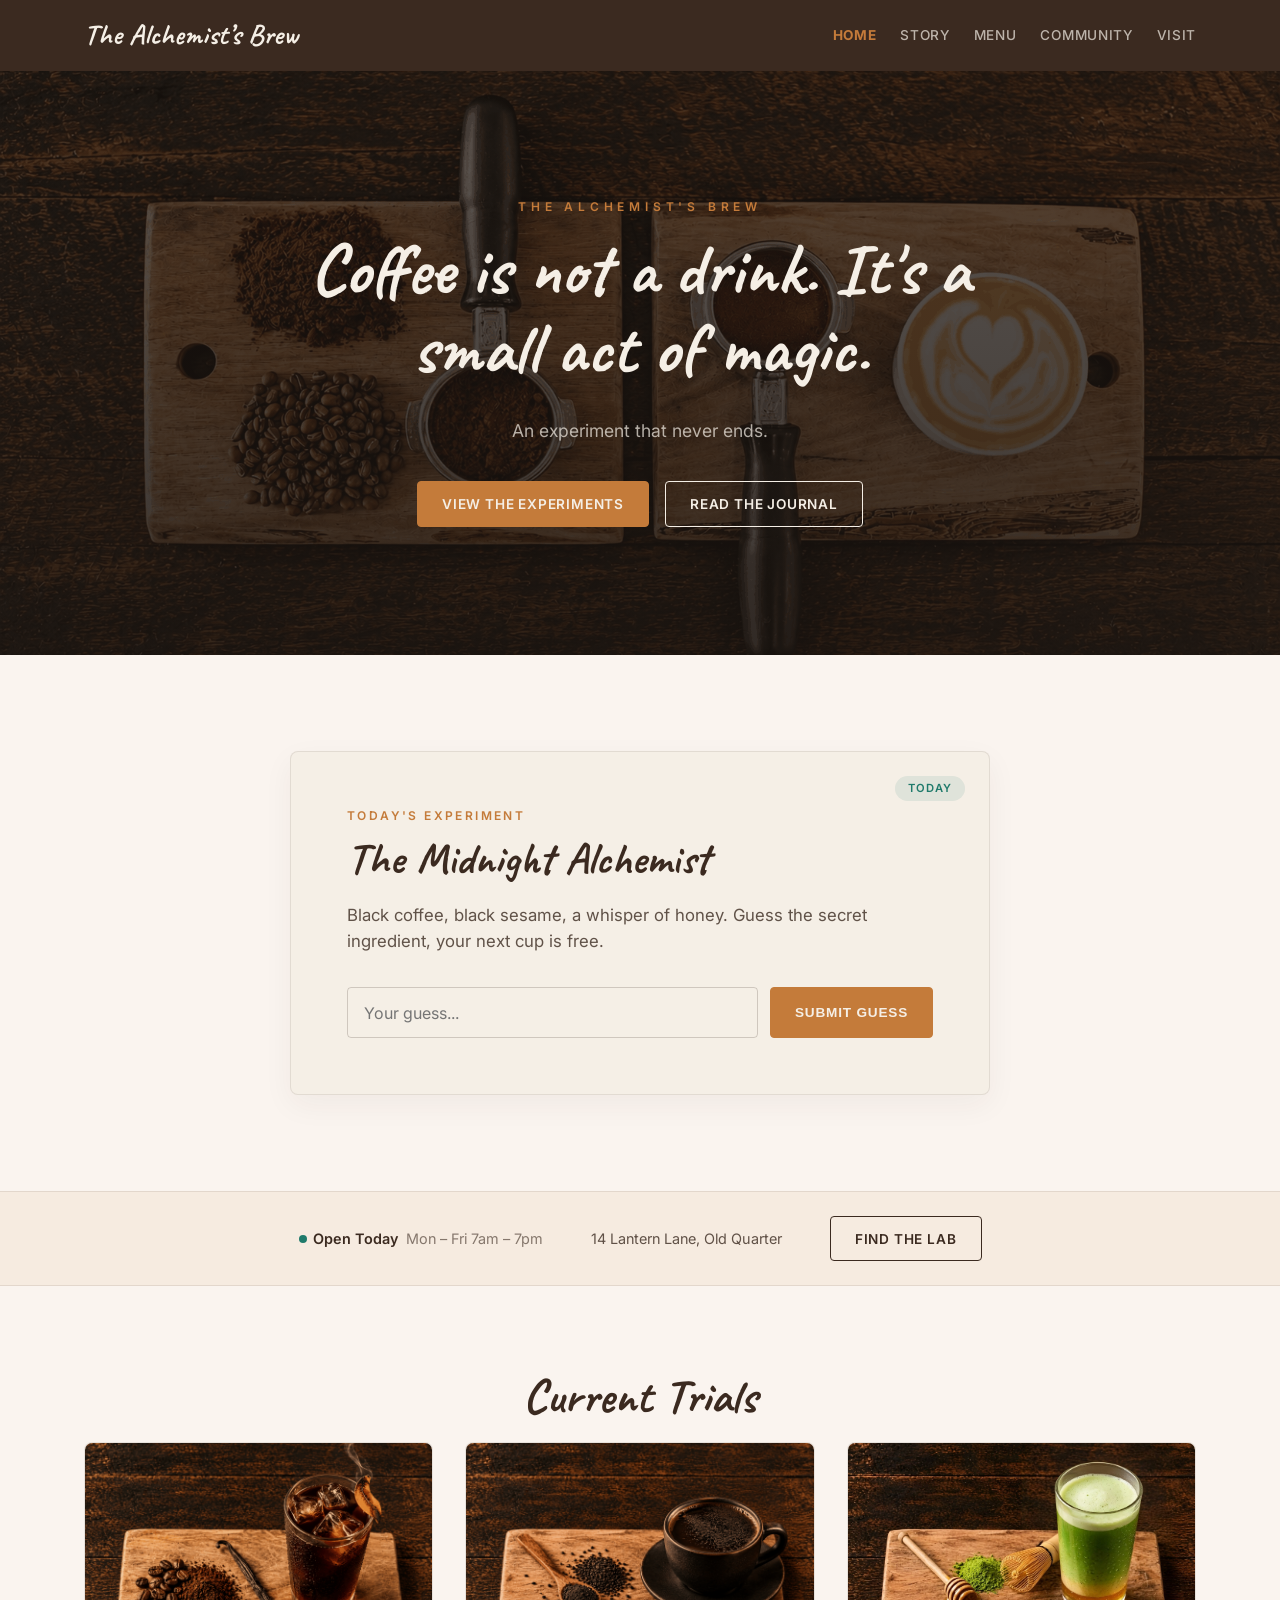
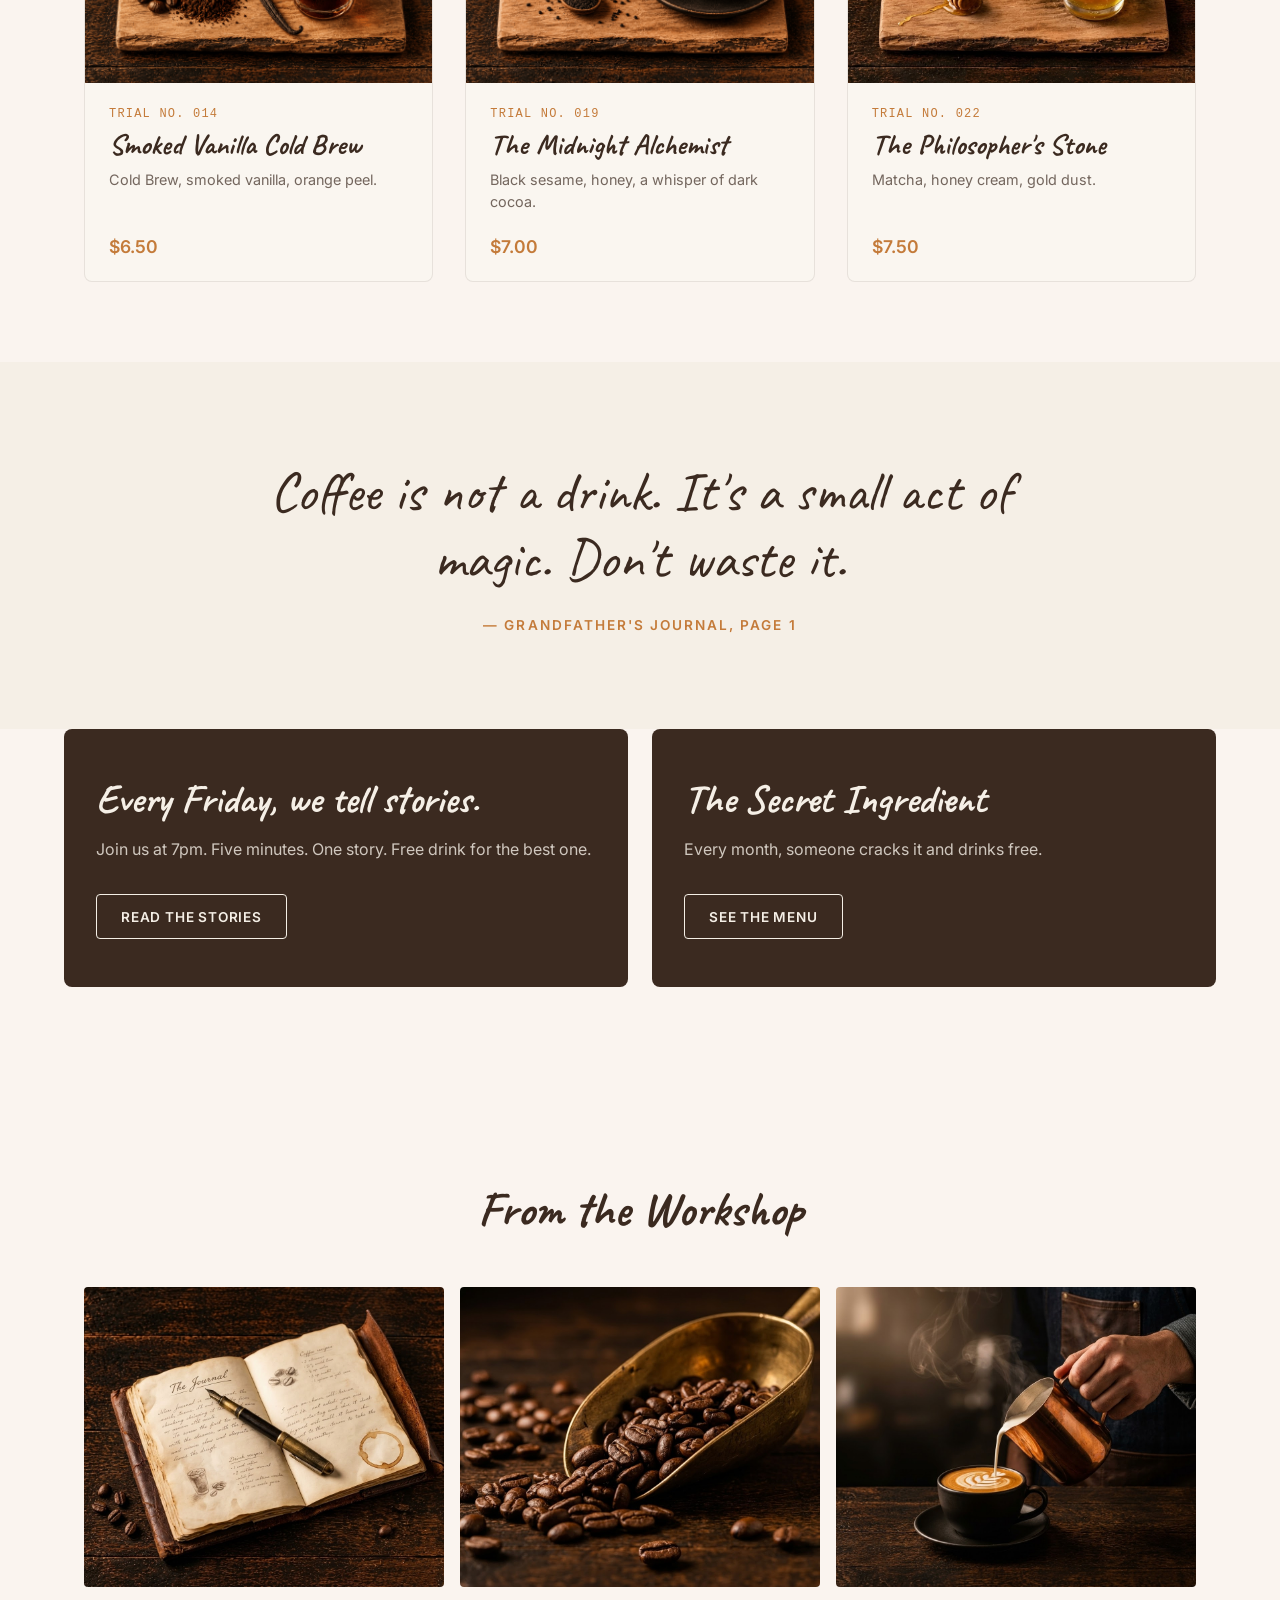
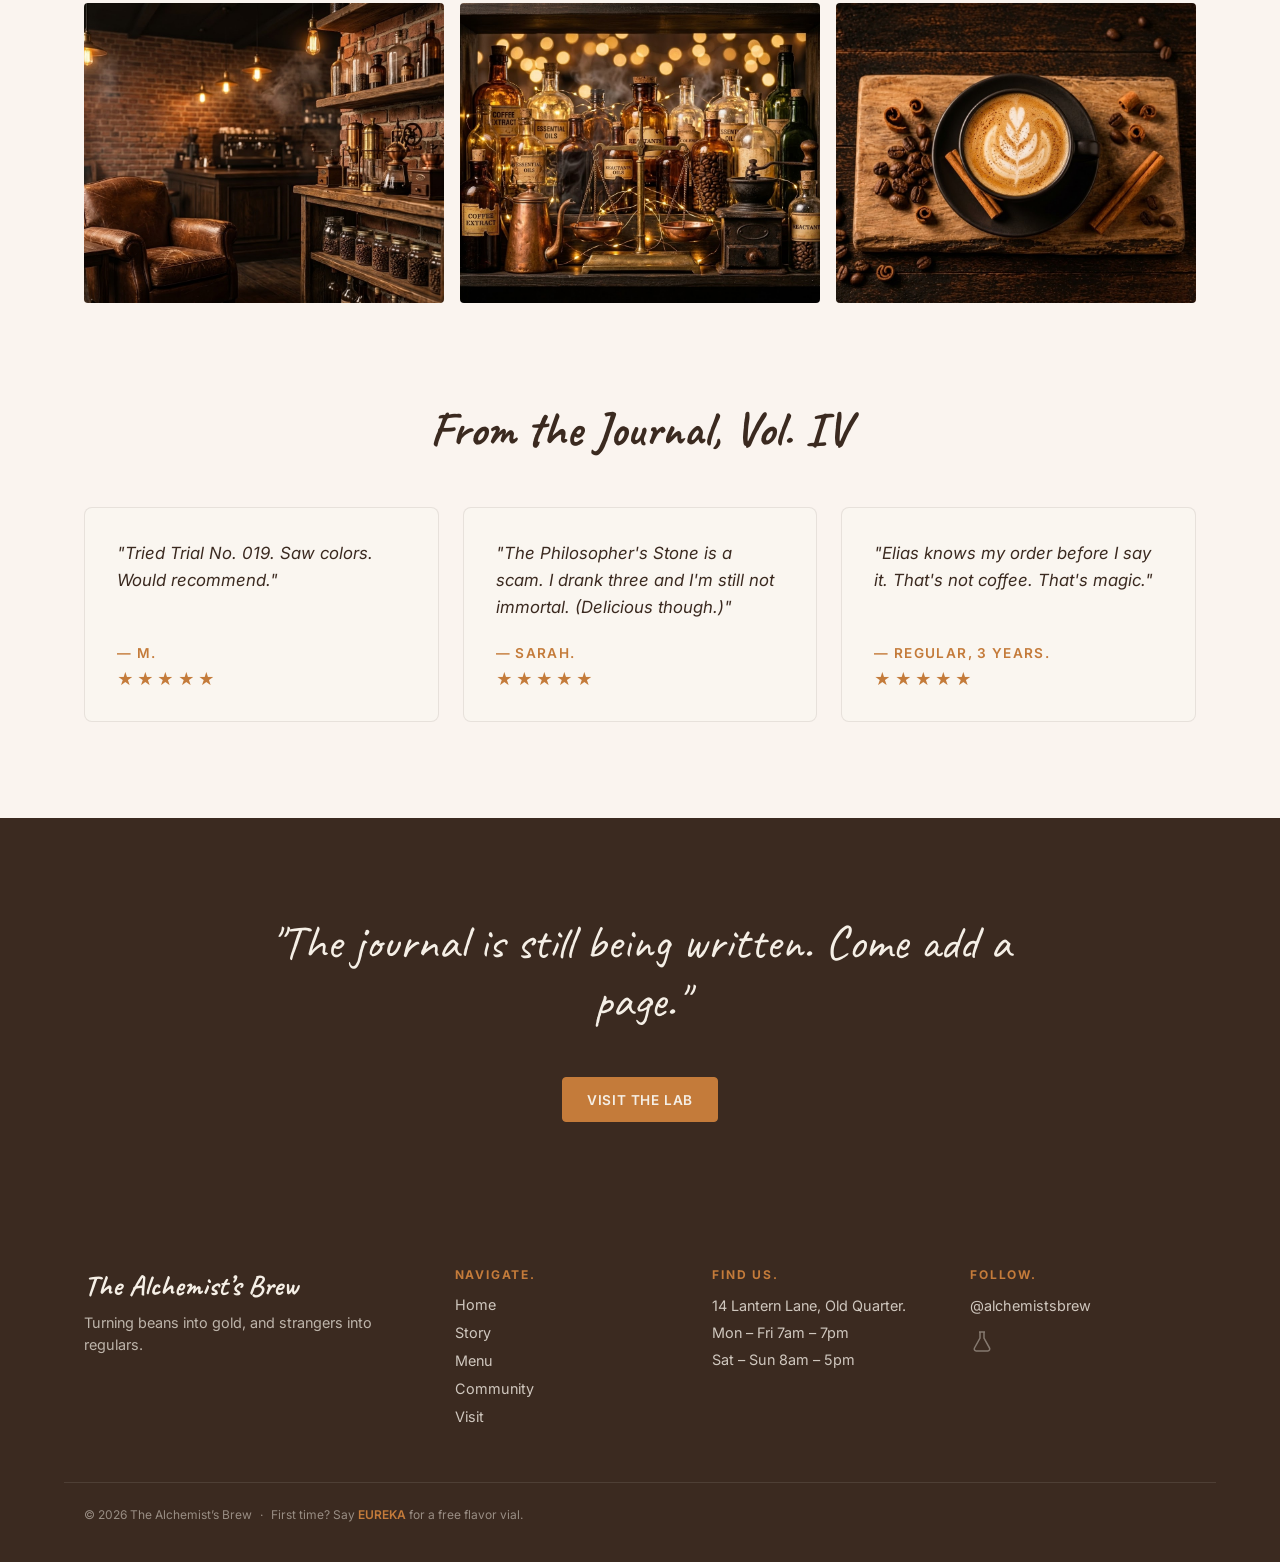
<file: index.html>
<!DOCTYPE html>
<html lang="en">

<head>
  <meta charset="UTF-8">
  <meta name="viewport" content="width=device-width, initial-scale=1.0">
  <title>The Alchemist's Brew — Coffee Lab & Journal</title>

  <link rel="icon" href="data:image/svg+xml,<svg xmlns='http://www.w3.org/2000/svg' viewBox='0 0 100 100'><text x='50' y='72' font-size='70' text-anchor='middle'>⚗️</text></svg>">

  <meta name="description" content="A coffee shop that reads like a journal. Every drink is an experiment. Come for the espresso. Stay for the experiment.">

  <!-- Social Preview Tags (Open Graph & Twitter) -->
  <meta property="og:type" content="website">
  <meta property="og:title" content="The Alchemist's Brew — Coffee Lab & Journal">
  <meta property="og:description" content="A coffee shop that reads like a journal. Every drink is an experiment.">
  <meta property="og:image" content="https://images.unsplash.com/photo-1447933601403-0c6688de566e?w=1200&h=630&fit=crop">

  <meta name="twitter:card" content="summary_large_image">
  <meta name="twitter:title" content="The Alchemist's Brew — Coffee Lab & Journal">
  <meta name="twitter:description" content="A coffee shop that reads like a journal. Every drink is an experiment.">
  <meta name="twitter:image" content="https://images.unsplash.com/photo-1447933601403-0c6688de566e?w=1200&h=630&fit=crop">

  <!-- Fonts -->
  <link rel="preconnect" href="https://fonts.googleapis.com">
  <link rel="preconnect" href="https://fonts.gstatic.com" crossorigin>
  <link href="https://fonts.googleapis.com/css2?family=Caveat:wght@400;600;700&family=Inter:wght@400;500;600;700&display=swap" rel="stylesheet">

  <!-- Stylesheet -->
  <link rel="stylesheet" href="styles.css?V=2">
</head>

<body>

  <!-- Skip link (accessibility) -->
  <a href="#main-content" class="skip-link">Skip to main content</a>

  <!-- SVG sprite (icons) -->
  <svg xmlns="http://www.w3.org/2000/svg" style="display:none" aria-hidden="true">
    <symbol id="i-menu" viewBox="0 0 24 24">
      <path d="M4 6h16M4 12h16M4 18h16"/>
    </symbol>
    <symbol id="i-x" viewBox="0 0 24 24">
      <path d="M18 6 6 18M6 6l12 12"/>
    </symbol>
    <symbol id="i-arrow-right" viewBox="0 0 24 24">
      <path d="M5 12h14"/>
      <path d="m12 5 7 7-7 7"/>
    </symbol>
    <symbol id="i-flask" viewBox="0 0 24 24">
      <path d="M9 3h6M10 3v6L4.5 19a2 2 0 0 0 1.7 3h11.6a2 2 0 0 0 1.7-3L14 9V3"/>
    </symbol>
  </svg>

  <!-- ============================================================
       NAVBAR
       ============================================================ -->
  <header class="brew-navbar" id="brewNavbar">
    <div class="container brew-navbar__inner">
      <a href="index.html" class="brew-navbar__brand">The Alchemist&rsquo;s Brew</a>
      
      <nav class="brew-nav-desktop" aria-label="Primary">
        <a href="index.html" class="nav-link" aria-current="page">Home</a>
        <a href="story.html" class="nav-link">Story</a>
        <a href="menu.html" class="nav-link">Menu</a>
        <a href="community.html" class="nav-link">Community</a>
        <a href="visit.html" class="nav-link">Visit</a>
      </nav>

      <div class="brew-navbar__actions">
        <button class="brew-nav-toggle" id="brewNavToggle" aria-label="Open menu" aria-expanded="false">
          <svg id="brewNavToggleIcon" aria-hidden="true"><use href="#i-menu"/></svg>
        </button>
      </div>
    </div>

    <div class="brew-mobile-menu" id="brewMobileMenu">
      <a href="index.html" class="nav-link" aria-current="page">Home</a>
      <a href="story.html" class="nav-link">Story</a>
      <a href="menu.html" class="nav-link">Menu</a>
      <a href="community.html" class="nav-link">Community</a>
      <a href="visit.html" class="nav-link">Visit</a>
    </div>
  </header>

  <!-- ============================================================
       MAIN CONTENT
       ============================================================ -->
  <main id="main-content">
  
    <!-- ============================================================
         1. HERO
         ============================================================ -->
    <section class="hero">
      <picture>
        <source media="(max-width: 767px)" srcset="images/hero-mobile.png">
        <img src="images/hero-desktop.png" alt="Coffee lab background" class="hero__bg-img">
      </picture>
      
      <div class="container hero__content">
        <p class="hero__eyebrow">The Alchemist's Brew</p>
        <h1 class="hero__title">Coffee is not a drink. It's a small act of magic.</h1>
        <p class="hero__subtitle">An experiment that never ends.</p>
        
        <div class="hero__buttons">
          <a href="menu.html" class="btn btn--primary">View the Experiments</a>
          <a href="story.html" class="btn btn--outline">Read the Journal</a>
        </div>
      </div>
    </section>

    <!-- ============================================================
         2. TODAY'S EXPERIMENT
         ============================================================ -->
    <section class="experiment" id="experiment">
      <div class="container">
        <div class="experiment__card">
          <span class="experiment__badge">Today</span>
          <p class="experiment__eyebrow">Today's Experiment</p>
          <h2 class="experiment__title">The Midnight Alchemist</h2>
          <p class="experiment__desc">
            Black coffee, black sesame, a whisper of honey. Guess the secret ingredient, your next cup is free.
          </p>
          
          <form class="experiment__form" id="guessForm">
            <input type="text" id="guessInput" placeholder="Your guess..." required>
            <button type="submit" class="btn btn--primary">Submit Guess</button>
          </form>
          
          <p class="experiment__success" id="guessSuccess" hidden>
            Locked in. If you're right, we'll know. — Elias.
          </p>
        </div>
      </div>
    </section>

    <!-- ============================================================
         3. OPEN TODAY STRIP
         ============================================================ -->
    <section class="open-strip">
      <div class="container open-strip__inner">
        <div class="open-strip__info">
          <span class="open-strip__status">
            <span class="open-strip__dot"></span> Open Today
          </span>
          <span class="open-strip__hours">Mon &ndash; Fri 7am &ndash; 7pm</span>
        </div>
        <div class="open-strip__address">
          14 Lantern Lane, Old Quarter
        </div>
        <div class="open-strip__action">
          <a href="visit.html" class="btn btn--outline-dark">Find the Lab</a>
        </div>
      </div>
    </section>

    <!-- ============================================================
         4. FEATURED DRINKS (CURRENT TRIALS)
         ============================================================ -->
    <section class="featured-trials">
       <div class="container">
          <h2 class="featured-trials__title">Current Trials</h2>
          
          <div class="featured-trials__grid">
          
             <!-- Trial 1 -->
             <div class="trial-card is-active">
                <div class="trial-card__image">
                   <img src="images/trial-1.png" alt="Smoked Vanilla Cold Brew">
                </div>
                <div class="trial-card__content">
                   <p class="trial-card__number">Trial No. 014</p>
                   <h3 class="trial-card__name">Smoked Vanilla Cold Brew</h3>
                   <p class="trial-card__desc">Cold Brew, smoked vanilla, orange peel.</p>
                   <p class="trial-card__price">$6.50</p>
                </div>
             </div>
             
             <!-- Trial 2 -->
             <div class="trial-card">
                <div class="trial-card__image">
                   <img src="images/trial-2.png" alt="The Midnight Alchemist">
                </div>
                <div class="trial-card__content">
                   <p class="trial-card__number">Trial No. 019</p>
                   <h3 class="trial-card__name">The Midnight Alchemist</h3>
                   <p class="trial-card__desc">Black sesame, honey, a whisper of dark cocoa.</p>
                   <p class="trial-card__price">$7.00</p>
                </div>
             </div>
                
             <!-- Trial 3 -->
             <div class="trial-card">
                <div class="trial-card__image">
                   <img src="images/trial-3.jpg" alt="The Philosopher's Stone">
                </div>
                <div class="trial-card__content">
                   <p class="trial-card__number">Trial No. 022</p>
                   <h3 class="trial-card__name">The Philosopher's Stone</h3>
                   <p class="trial-card__desc">Matcha, honey cream, gold dust.</p>
                   <p class="trial-card__price">$7.50</p>
                </div>
             </div>
             
          </div>
       </div>
    </section>

    <!-- ============================================================
         5. THE JOURNAL QUOTE
         ============================================================ -->
    <section class="journal-quote">
       <div class="container-narrow">
          <p class="journal-quote__text">Coffee is not a drink. It's a small act of magic. Don't waste it.</p>
          <p class="journal-quote__author">— Grandfather's Journal, Page 1</p>
       </div>
    </section>

    <!-- ============================================================
         6. BANNERS (FRIDAY STORIES & SECRET INGREDIENT)
         ============================================================ -->
    <section class="banners">
       <div class="container-banners__grid">
       
          <!-- Friday story -->
          <div class="banner-card">
             <h3 class="banner-card__title">Every Friday, we tell stories.</h3>
             <p class="banner-card__desc">Join us at 7pm. Five minutes. One story. Free drink for the best one.</p>
             <a href="community.html" class="btn btn--outline">Read the Stories</a>    
          </div>
          
          <!-- Secret Ingredient-->
          <div class="banner-card">
             <h3 class="banner-card__title">The Secret Ingredient</h3>
             <p class="banner-card__desc">Every month, someone cracks it and drinks free.</p>
             <a href="menu.html" class="btn btn--outline">See the Menu</a>    
          </div>
          
       </div>
    </section>

    <!-- ============================================================
         7. FROM THE WORKSHOP (GALLERY GRID)
         ============================================================ -->
    <section class="workshop">
      <div class="container">
        <h2 class="workshop__title">From the Workshop</h2>
        
        <div class="workshop__grid">
          <img src="images/gallery-1.jpg" alt="A weathered leather journal with a brass fountain pen">
          <img src="images/gallery-2.jpg" alt="Roasted coffee beans spilling from a brass scoop">
          <img src="images/gallery-3.jpg" alt="A barista pouring steamed milk from a copper pitcher">
          <img src="images/gallery-4.jpg" alt="The coffee lab interior with exposed brick and a leather armchair">
          <img src="images/gallery-5.jpg" alt="A shelf of antique bottles, brass scales and fairy lights">
          <img src="images/gallery-6.jpg" alt="A finished latte with cinnamon sticks and coffee beans">
        </div>
      </div>
    </section>

    <!-- ============================================================
         8. CUSTOMER REVIEWS
         ============================================================ -->
    <section class="reviews">
       <div class="container">
          <h2 class="reviews__title">From the Journal, Vol. IV</h2>
          
          <div class="reviews__grid">
              
             <div class="review-card">
               <p class="review-card__quote">"Tried Trial No. 019. Saw colors. Would recommend."</p>
               <p class="review-card__author">— M.</p>
               <p class="review-card__stars">★★★★★</p>
             </div>
             
             <div class="review-card">
               <p class="review-card__quote">"The Philosopher's Stone is a scam. I drank three and I'm still not immortal. (Delicious though.)"</p>
               <p class="review-card__author">— Sarah.</p>
               <p class="review-card__stars">★★★★★</p>
             </div>
          
             <div class="review-card">
               <p class="review-card__quote">"Elias knows my order before I say it. That's not coffee. That's magic."</p>
               <p class="review-card__author">— Regular, 3 Years.</p>
               <p class="review-card__stars">★★★★★</p>
             </div>
          
          </div>
       </div>
    </section>

    <!-- ============================================================
         9. FOOTER TEASER
         ============================================================ -->
    <section class="footer-teaser">
      <div class="container-narrow">
        <p class="footer-teaser__text">"The journal is still being written. Come add a page."</p>
        <a href="visit.html" class="btn btn--primary">Visit the Lab</a>
      </div>
    </section>

  </main>

  <!-- ============================================================
       10. FOOTER
       ============================================================ -->
  <footer class="brew-footer" id="brewFooter">
    <div class="container brew-footer__grid">
      
      <!-- Column 1: Brand -->
      <div class="brew-footer__col">
        <a href="index.html" class="brew-footer__brand">The Alchemist&rsquo;s Brew</a>
        <p class="brew-footer__tagline">Turning beans into gold, and strangers into regulars.</p>
      </div>
      
      <!-- Column 2: Navigate -->
      <div class="brew-footer__col">
        <h4 class="brew-footer__heading">Navigate.</h4>
        <ul class="brew-footer__links">
          <li><a href="index.html">Home</a></li>
          <li><a href="story.html">Story</a></li>
          <li><a href="menu.html">Menu</a></li>
          <li><a href="community.html">Community</a></li>
          <li><a href="visit.html">Visit</a></li>
        </ul>
      </div>

      <!-- Column 3: Location -->
      <div class="brew-footer__col">
        <h4 class="brew-footer__heading">Find us.</h4>
        <p class="brew-footer__text">14 Lantern Lane, Old Quarter.</p>
        <p class="brew-footer__text">Mon &ndash; Fri 7am &ndash; 7pm</p>
        <p class="brew-footer__text">Sat &ndash; Sun 8am &ndash; 5pm</p>
      </div>
      
      <!-- Column 4: Social and Secret -->
      <div class="brew-footer__col">
        <h4 class="brew-footer__heading">Follow.</h4>
        <p class="brew-footer__text">@alchemistsbrew</p>
        <a href="secret.html" class="brew-footer__secret" aria-label="secret page">
          <svg aria-hidden="true"><use href="#i-flask"/></svg>
        </a>
      </div>
      
    </div>
    
    <!-- Bottom Bar -->
    <div class="container brew-footer__bottom">
      <div class="brew-footer__bottom-left">
        <span class="brew-footer__copy">&copy; 2026 The Alchemist&rsquo;s Brew</span>
        <span class="brew-footer__dot">&middot;</span>
        <span class="brew-footer__note">First time? Say <strong>EUREKA</strong> for a free flavor vial.</span>
      </div>
    </div>
  </footer>

  <!-- SCRIPT -->
  <script src="script.js?v=10"></script>

</body>
</html>
</file>
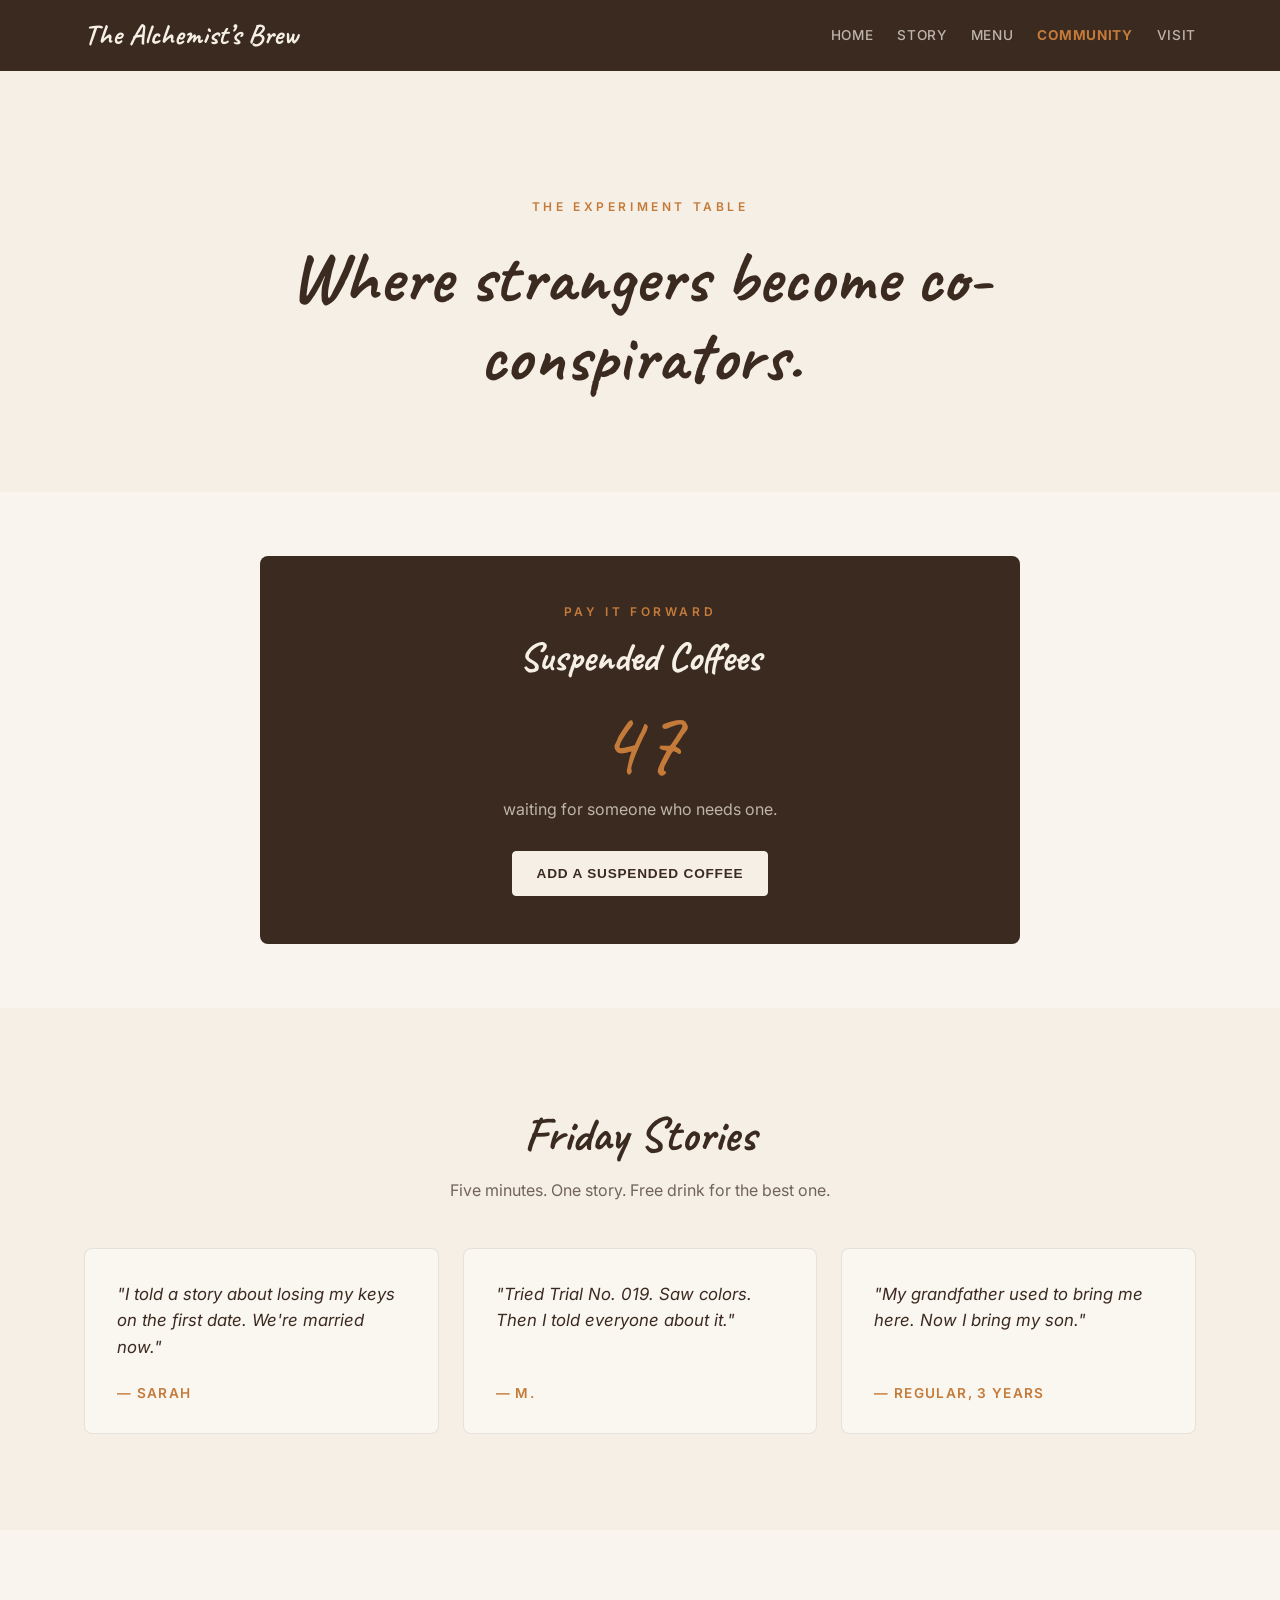
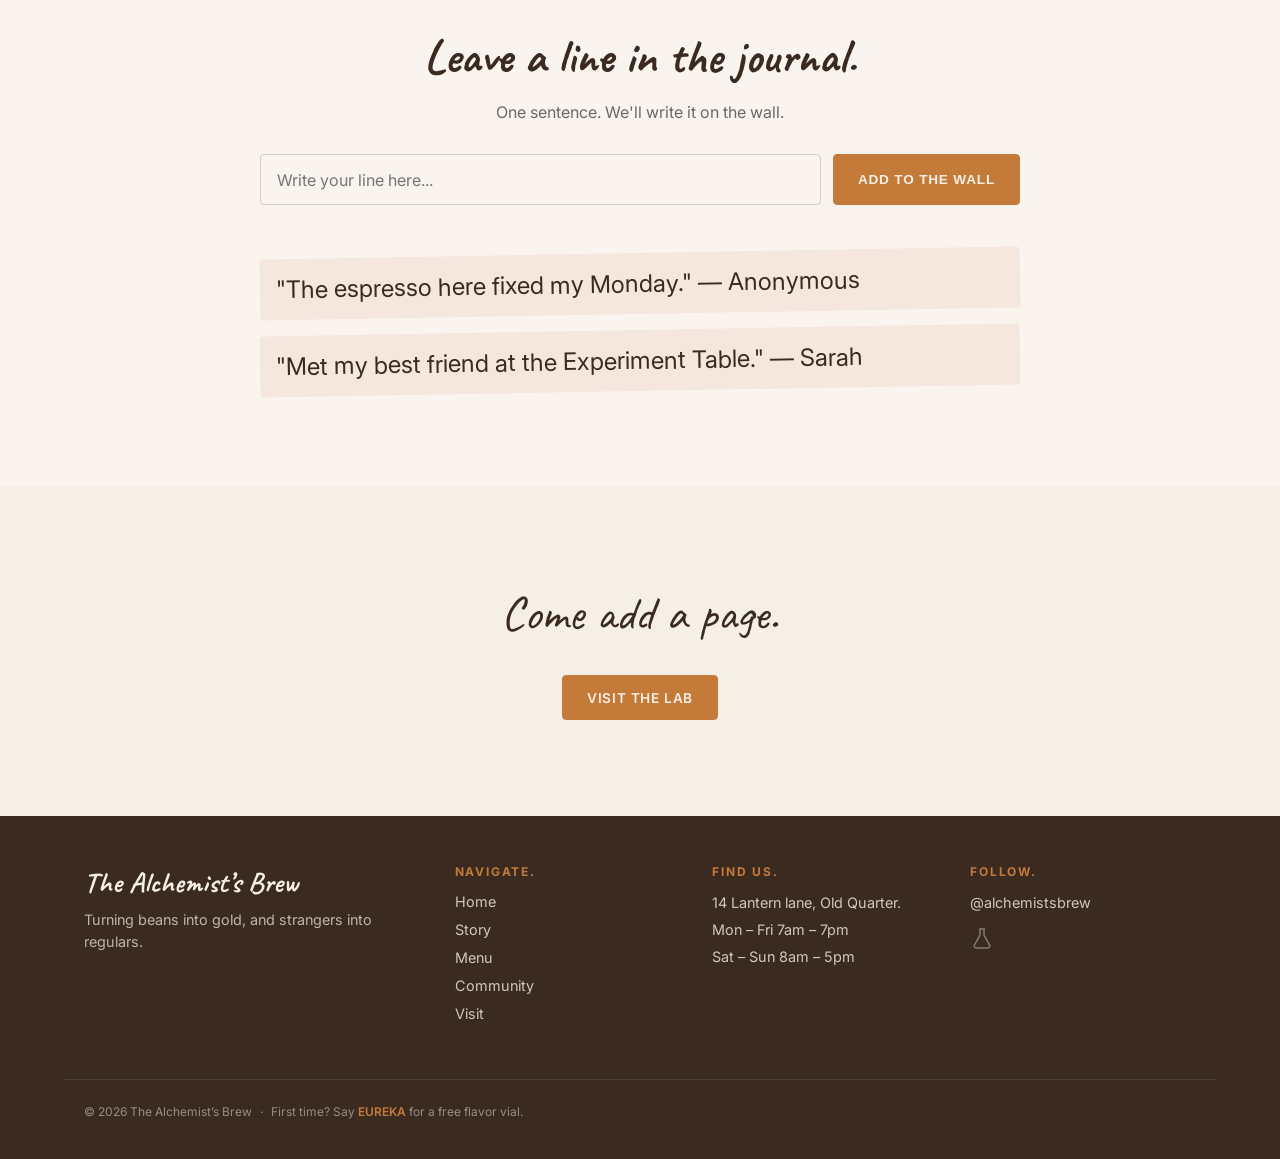
<file: community.html>
<!DOCTYPE html>
<html lang="en">

<head>
  <meta charset="UTF-8">
  <meta name="viewport" content="width=device-width, initial-scale=1.0">
  <title>Community — The Alchemist's Brew</title>

  <link rel="icon" href="data:image/svg+xml,<svg xmlns='http://www.w3.org/2000/svg' viewBox='0 0 100 100'><text x='50' y='72' font-size='70' text-anchor='middle'>⚗️</text></svg>">

  <meta name="description" content="Join the experiment table. Guestbook and suspended coffees.">

  <!-- Social Preview Tags (Open Graph & Twitter) -->
  <meta property="og:type" content="website">
  <meta property="og:title" content="Community — The Alchemist's Brew">
  <meta property="og:description" content="Join the experiment table. Guestbook and suspended coffees.">
  <meta property="og:image" content="https://images.unsplash.com/photo-1447933601403-0c6688de566e?w=1200&h=630&fit=crop">

  <meta name="twitter:card" content="summary_large_image">
  <meta name="twitter:title" content="Community — The Alchemist's Brew">
  <meta name="twitter:description" content="Join the experiment table. Guestbook and suspended coffees.">
  <meta name="twitter:image" content="https://images.unsplash.com/photo-1447933601403-0c6688de566e?w=1200&h=630&fit=crop">

  <!-- Fonts -->
  <link rel="preconnect" href="https://fonts.googleapis.com">
  <link rel="preconnect" href="https://fonts.gstatic.com" crossorigin>
  <link href="https://fonts.googleapis.com/css2?family=Caveat:wght@400;600;700&family=Inter:wght@400;500;600;700&display=swap" rel="stylesheet">

  <!-- Stylesheet -->
  <link rel="stylesheet" href="styles.css">
</head>

<body>

  <a href="#main-content" class="skip-link">Skip to main content</a>

  <svg xmlns="http://www.w3.org/2000/svg" style="display:none" aria-hidden="true">
    <symbol id="i-menu" viewBox="0 0 24 24"><path d="M4 6h16M4 12h16M4 18h16"/></symbol>
    <symbol id="i-x" viewBox="0 0 24 24"><path d="M18 6 6 18M6 6l12 12"/></symbol>
    <symbol id="i-arrow-right" viewBox="0 0 24 24"><path d="M5 12h14"/><path d="m12 5 7 7-7 7"/></symbol>
    <symbol id="i-flask" viewBox="0 0 24 24"><path d="M9 3h6M10 3v6L4.5 19a2 2 0 0 0 1.7 3h11.6a2 2 0 0 0 1.7-3L14 9V3"/></symbol>
  </svg>

  <!-- ============================================================
       NAVBAR
       ============================================================ -->
  <header class="brew-navbar" id="brewNavbar">
    <div class="container brew-navbar__inner">
      <a href="index.html" class="brew-navbar__brand">The Alchemist&rsquo;s Brew</a>
      <nav class="brew-nav-desktop" aria-label="Primary">
        <a href="index.html" class="nav-link">Home</a>
        <a href="story.html" class="nav-link">Story</a>
        <a href="menu.html" class="nav-link">Menu</a>
        <a href="community.html" class="nav-link" aria-current="page">Community</a>
        <a href="visit.html" class="nav-link">Visit</a>
      </nav>
      <div class="brew-navbar__actions">
        <button class="brew-nav-toggle" id="brewNavToggle" aria-label="Open menu" aria-expanded="false">
          <svg id="brewNavToggleIcon" aria-hidden="true"><use href="#i-menu"/></svg>
        </button>
      </div>
    </div>
    <div class="brew-mobile-menu" id="brewMobileMenu">
      <a href="index.html" class="nav-link">Home</a>
      <a href="story.html" class="nav-link">Story</a>
      <a href="menu.html" class="nav-link">Menu</a>
      <a href="community.html" class="nav-link" aria-current="page">Community</a>
      <a href="visit.html" class="nav-link">Visit</a>
    </div>
  </header>

  <!-- ============================================================
       MAIN CONTENT
       ============================================================ -->
  <main id="main-content">
  
    <!-- ============================================================
         1. COMMUNITY HERO
         ============================================================ -->
    <section class="community-hero">
      <div class="container-narrow">
        <p class="community-hero__eyebrow">The Experiment Table</p>
        <h1 class="community-hero__title">Where strangers become co-conspirators.</h1>
      </div>
    </section>

    <!-- ============================================================
         2. SUSPENDED COFFEES
         ============================================================ -->
    <section class="suspended">
      <div class="container-narrow">
        <div class="suspended__card">
          <p class="suspended__eyebrow">Pay it forward</p>
          <h2 class="suspended__title">Suspended Coffees</h2>
          <p class="suspended__count" id="coffeeCount">47</p>
          <p class="suspended__desc">waiting for someone who needs one.</p>
          <button class="btn btn--primary" id="addCoffeeBtn">Add a Suspended Coffee</button>
        </div>
      </div>
    </section>

    <!-- ============================================================
         3. FRIDAY STORIES
         ============================================================ -->
    <section class="stories">
      <div class="container">
        <h2 class="stories__title">Friday Stories</h2>
        <p class="stories__subtitle">Five minutes. One story. Free drink for the best one.</p>
        
        <div class="stories__grid">
          
          <div class="story-card">
            <p class="story-card__quote">"I told a story about losing my keys on the first date. We're married now."</p>
            <p class="story-card__author">— Sarah</p>
          </div>

          <div class="story-card">
            <p class="story-card__quote">"Tried Trial No. 019. Saw colors. Then I told everyone about it."</p>
            <p class="story-card__author">— M.</p>
          </div>

          <div class="story-card">
            <p class="story-card__quote">"My grandfather used to bring me here. Now I bring my son."</p>
            <p class="story-card__author">— Regular, 3 Years</p>
          </div>

        </div>
      </div>
    </section>

    <!-- ============================================================
         4. GUESTBOOK
         ============================================================ -->
    <section class="guestbook">
      <div class="container-narrow">
        <h2 class="guestbook__title">Leave a line in the journal.</h2>
        <p class="guestbook__subtitle">One sentence. We'll write it on the wall.</p>
        
        <form class="guestbook__form" id="guestbookForm">
          <input type="text" id="guestbookInput" placeholder="Write your line here..." required>
          <button type="submit" class="btn btn--primary">Add to the Wall</button>
        </form>

        <div class="guestbook__wall" id="guestbookWall">
          <p class="guestbook__entry handwritten">"The espresso here fixed my Monday." — Anonymous</p>
          <p class="guestbook__entry handwritten">"Met my best friend at the Experiment Table." — Sarah</p>
        </div>
      </div>
    </section>

    <!-- ============================================================
         5. CTA
         ============================================================ -->
    <section class="community-cta">
      <div class="container-narrow">
        <p class="community-cta__text">Come add a page.</p>
        <a href="visit.html" class="btn btn--primary">Visit the Lab</a>
      </div>
    </section>

  </main>

  <!-- ============================================================
       FOOTER
       ============================================================ -->
  <footer class="brew-footer" id="brewFooter">
     <div class="container brew-footer__grid">
        
        <!-- Column 1: Brand-->
        <div class="brew-footer__col">
           <a href="index.html" class="brew-footer__brand">The Alchemist&rsquo;s Brew</a>
           <p class="brew-footer__tagline">Turning beans into gold, and strangers into regulars.</p>
        </div>
        
        <!-- Column 2: Navigate -->
        <div class="brew-footer__col">
           <h4 class="brew-footer__heading">Navigate.</h4>
           <ul class="brew-footer__links">
              <li><a href="index.html">Home</a></li>
              <li><a href="story.html">Story</a></li>
              <li><a href="menu.html">Menu</a></li>
              <li><a href="community.html">Community</a></li>
              <li><a href="visit.html">Visit</a></li>
           </ul>
        </div>

        <!--Column 3: Location-->
        <div class="brew-footer__col">
           <h4 class="brew-footer__heading">Find us.</h4>
           <p class="brew-footer__text">14 Lantern lane, Old Quarter.</p>
           <p class="brew-footer__text">Mon &ndash; Fri 7am &ndash; 7pm</p>
           <p class="brew-footer__text">Sat &ndash; Sun 8am &ndash; 5pm</p>
        </div>
        
        <!-- Column 4: Social and Secret -->
        <div class="brew-footer__col">
           <h4 class="brew-footer__heading">Follow.</h4>
           <p class="brew-footer__text">@alchemistsbrew</p>
           <a href="secret.html" class="brew-footer__secret" aria-label="secret page">
              <svg aria-hidden="true"><use href="#i-flask"/></svg>
           </a>
        </div>
        
     </div>
     
     <!--Bottom Bar-->
     <div class="container brew-footer__bottom">
        <div class="brew-footer__bottom-left">
           <span class="brew-footer__copy">&copy; 2026 The Alchemist&rsquo;s Brew</span>
           <span class="brew-footer__dot">&middot;</span>
           <span class="brew-footer__note">First time? Say <strong>EUREKA</strong> for a free flavor vial.</span>
        </div>
     </div>
  </footer>

  <script src="script.js?v=9"></script>
</body>
</html>
</file>
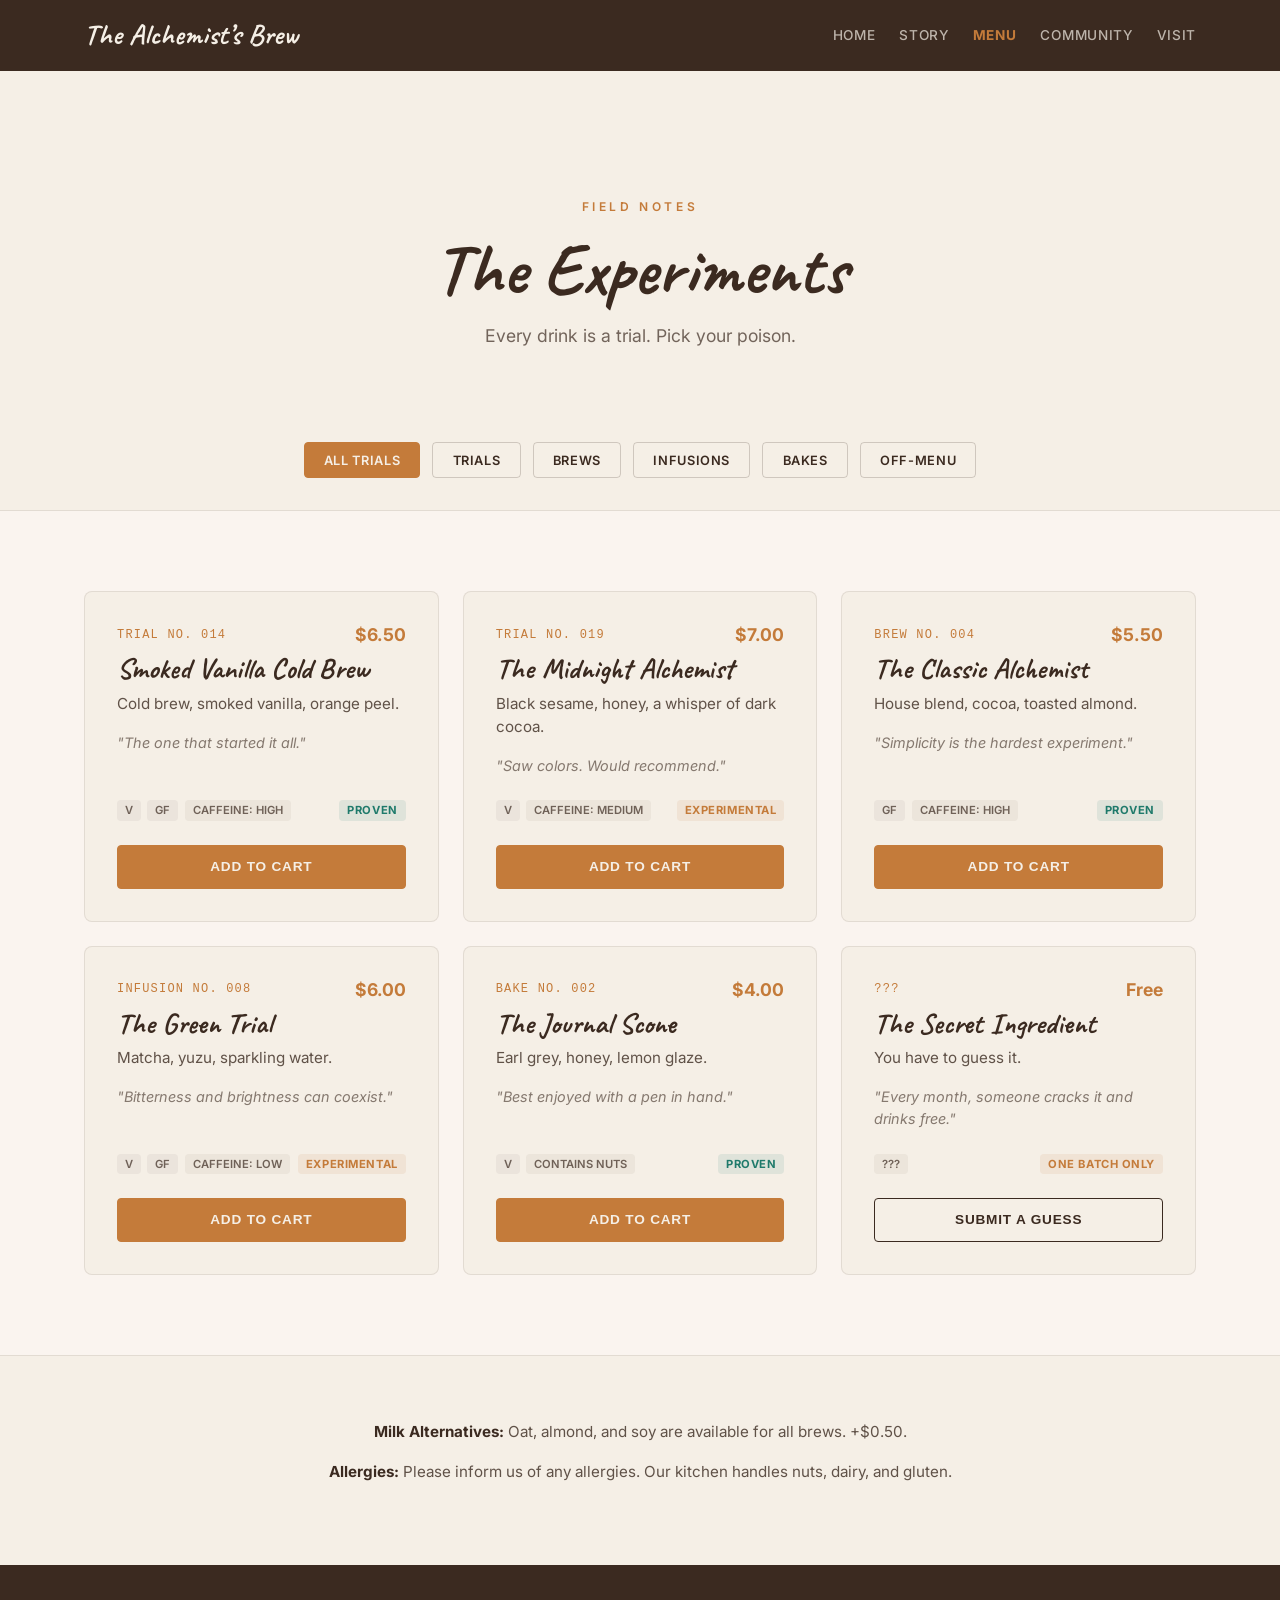
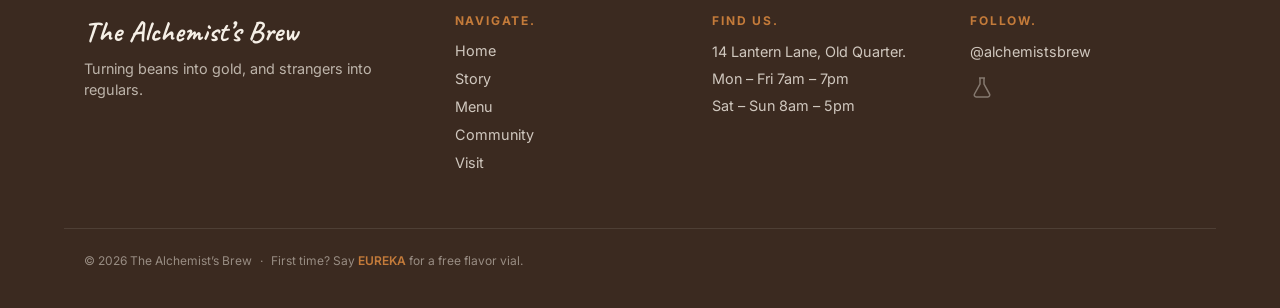
<file: menu.html>
<!DOCTYPE html>
<html lang="en">

<head>
  <meta charset="UTF-8">
  <meta name="viewport" content="width=device-width, initial-scale=1.0">
  <title>Menu — The Alchemist's Brew</title>

  <link rel="icon" href="data:image/svg+xml,<svg xmlns='http://www.w3.org/2000/svg' viewBox='0 0 100 100'><text x='50' y='72' font-size='70' text-anchor='middle'>⚗️</text></svg>">

  <meta name="description" content="Every drink is an experiment. See our field notes.">

  <!-- Social Preview Tags (Open Graph & Twitter) -->
  <meta property="og:type" content="website">
  <meta property="og:title" content="Menu — The Alchemist's Brew">
  <meta property="og:description" content="Every drink is an experiment. See our field notes.">
  <meta property="og:image" content="https://images.unsplash.com/photo-1447933601403-0c6688de566e?w=1200&h=630&fit=crop">

  <meta name="twitter:card" content="summary_large_image">
  <meta name="twitter:title" content="Menu — The Alchemist's Brew">
  <meta name="twitter:description" content="Every drink is an experiment. See our field notes.">
  <meta name="twitter:image" content="https://images.unsplash.com/photo-1447933601403-0c6688de566e?w=1200&h=630&fit=crop">

  <!-- Fonts -->
  <link rel="preconnect" href="https://fonts.googleapis.com">
  <link rel="preconnect" href="https://fonts.gstatic.com" crossorigin>
  <link href="https://fonts.googleapis.com/css2?family=Caveat:wght@400;600;700&family=Inter:wght@400;500;600;700&display=swap" rel="stylesheet">

  <!-- Stylesheet -->
  <link rel="stylesheet" href="styles.css">
</head>

<body>

  <a href="#main-content" class="skip-link">Skip to main content</a>

  <svg xmlns="http://www.w3.org/2000/svg" style="display:none" aria-hidden="true">
    <symbol id="i-menu" viewBox="0 0 24 24"><path d="M4 6h16M4 12h16M4 18h16"/></symbol>
    <symbol id="i-x" viewBox="0 0 24 24"><path d="M18 6 6 18M6 6l12 12"/></symbol>
    <symbol id="i-arrow-right" viewBox="0 0 24 24"><path d="M5 12h14"/><path d="m12 5 7 7-7 7"/></symbol>
    <symbol id="i-flask" viewBox="0 0 24 24"><path d="M9 3h6M10 3v6L4.5 19a2 2 0 0 0 1.7 3h11.6a2 2 0 0 0 1.7-3L14 9V3"/></symbol>
  </svg>

  <!-- ============================================================
       NAVBAR
       ============================================================ -->
  <header class="brew-navbar" id="brewNavbar">
    <div class="container brew-navbar__inner">
      <a href="index.html" class="brew-navbar__brand">The Alchemist&rsquo;s Brew</a>
      <nav class="brew-nav-desktop" aria-label="Primary">
        <a href="index.html" class="nav-link">Home</a>
        <a href="story.html" class="nav-link">Story</a>
        <a href="menu.html" class="nav-link" aria-current="page">Menu</a>
        <a href="community.html" class="nav-link">Community</a>
        <a href="visit.html" class="nav-link">Visit</a>
      </nav>
      <div class="brew-navbar__actions">
        <button class="brew-nav-toggle" id="brewNavToggle" aria-label="Open menu" aria-expanded="false">
          <svg id="brewNavToggleIcon" aria-hidden="true"><use href="#i-menu"/></svg>
        </button>
      </div>
    </div>
    <div class="brew-mobile-menu" id="brewMobileMenu">
      <a href="index.html" class="nav-link">Home</a>
      <a href="story.html" class="nav-link">Story</a>
      <a href="menu.html" class="nav-link" aria-current="page">Menu</a>
      <a href="community.html" class="nav-link">Community</a>
      <a href="visit.html" class="nav-link">Visit</a>
    </div>
  </header>

  <!-- ============================================================
       MAIN CONTENT
       ============================================================ -->
  <main id="main-content">
  
    <!-- ============================================================
         1. MENU HERO
         ============================================================ -->
    <section class="menu-hero">
      <div class="container-narrow">
        <p class="menu-hero__eyebrow">Field Notes</p>
        <h1 class="menu-hero__title">The Experiments</h1>
        <p class="menu-hero__subtitle">Every drink is a trial. Pick your poison.</p>
      </div>
    </section>

    <!-- ============================================================
         2. FILTER TABS
         ============================================================ -->
    <section class="menu-filters">
      <div class="container">
        <div class="menu-filters__inner">
          <button class="filter-btn active" data-filter="all">All Trials</button>
          <button class="filter-btn" data-filter="trials">Trials</button>
          <button class="filter-btn" data-filter="brews">Brews</button>
          <button class="filter-btn" data-filter="infusions">Infusions</button>
          <button class="filter-btn" data-filter="bakes">Bakes</button>
          <button class="filter-btn" data-filter="off-menu">Off-Menu</button>
        </div>
      </div>
    </section>

    <!-- ============================================================
         3. EXPERIMENTS GRID
         ============================================================ -->
    <section class="menu-grid-section">
      <div class="container">
        <div class="menu-grid">

          <!-- Item 1 -->
          <div class="menu-item" data-category="trials">
            <div class="menu-item__header">
              <p class="menu-item__number">Trial No. 014</p>
              <p class="menu-item__price">$6.50</p>
            </div>
            <h3 class="menu-item__name">Smoked Vanilla Cold Brew</h3>
            <p class="menu-item__ingredients">Cold brew, smoked vanilla, orange peel.</p>
            <p class="menu-item__story">"The one that started it all."</p>
            <div class="menu-item__footer">
              <div class="menu-item__tags">
                <span class="tag">V</span>
                <span class="tag">GF</span>
                <span class="tag">Caffeine: High</span>
              </div>
              <span class="menu-item__status menu-item__status--proven">Proven</span>
            </div>
            <button class="btn btn--primary menu-item__btn">Add to Cart</button>
          </div>

          <!-- Item 2 -->
          <div class="menu-item" data-category="trials">
            <div class="menu-item__header">
              <p class="menu-item__number">Trial No. 019</p>
              <p class="menu-item__price">$7.00</p>
            </div>
            <h3 class="menu-item__name">The Midnight Alchemist</h3>
            <p class="menu-item__ingredients">Black sesame, honey, a whisper of dark cocoa.</p>
            <p class="menu-item__story">"Saw colors. Would recommend."</p>
            <div class="menu-item__footer">
              <div class="menu-item__tags">
                <span class="tag">V</span>
                <span class="tag">Caffeine: Medium</span>
              </div>
              <span class="menu-item__status menu-item__status--experimental">Experimental</span>
            </div>
            <button class="btn btn--primary menu-item__btn">Add to Cart</button>
          </div>

          <!-- Item 3 -->
          <div class="menu-item" data-category="brews">
            <div class="menu-item__header">
              <p class="menu-item__number">Brew No. 004</p>
              <p class="menu-item__price">$5.50</p>
            </div>
            <h3 class="menu-item__name">The Classic Alchemist</h3>
            <p class="menu-item__ingredients">House blend, cocoa, toasted almond.</p>
            <p class="menu-item__story">"Simplicity is the hardest experiment."</p>
            <div class="menu-item__footer">
              <div class="menu-item__tags">
                <span class="tag">GF</span>
                <span class="tag">Caffeine: High</span>
              </div>
              <span class="menu-item__status menu-item__status--proven">Proven</span>
            </div>
            <button class="btn btn--primary menu-item__btn">Add to Cart</button>
          </div>

          <!-- Item 4 -->
          <div class="menu-item" data-category="infusions">
            <div class="menu-item__header">
              <p class="menu-item__number">Infusion No. 008</p>
              <p class="menu-item__price">$6.00</p>
            </div>
            <h3 class="menu-item__name">The Green Trial</h3>
            <p class="menu-item__ingredients">Matcha, yuzu, sparkling water.</p>
            <p class="menu-item__story">"Bitterness and brightness can coexist."</p>
            <div class="menu-item__footer">
              <div class="menu-item__tags">
                <span class="tag">V</span>
                <span class="tag">GF</span>
                <span class="tag">Caffeine: Low</span>
              </div>
              <span class="menu-item__status menu-item__status--experimental">Experimental</span>
            </div>
            <button class="btn btn--primary menu-item__btn">Add to Cart</button>
          </div>

          <!-- Item 5 -->
          <div class="menu-item" data-category="bakes">
            <div class="menu-item__header">
              <p class="menu-item__number">Bake No. 002</p>
              <p class="menu-item__price">$4.00</p>
            </div>
            <h3 class="menu-item__name">The Journal Scone</h3>
            <p class="menu-item__ingredients">Earl grey, honey, lemon glaze.</p>
            <p class="menu-item__story">"Best enjoyed with a pen in hand."</p>
            <div class="menu-item__footer">
              <div class="menu-item__tags">
                <span class="tag">V</span>
                <span class="tag">Contains Nuts</span>
              </div>
              <span class="menu-item__status menu-item__status--proven">Proven</span>
            </div>
            <button class="btn btn--primary menu-item__btn">Add to Cart</button>
          </div>

          <!-- Item 6 -->
          <div class="menu-item" data-category="off-menu">
            <div class="menu-item__header">
              <p class="menu-item__number">???</p>
              <p class="menu-item__price">Free</p>
            </div>
            <h3 class="menu-item__name">The Secret Ingredient</h3>
            <p class="menu-item__ingredients">You have to guess it.</p>
            <p class="menu-item__story">"Every month, someone cracks it and drinks free."</p>
            <div class="menu-item__footer">
              <div class="menu-item__tags">
                <span class="tag">???</span>
              </div>
              <span class="menu-item__status menu-item__status--experimental">One Batch Only</span>
            </div>
            <button class="btn btn--outline-dark menu-item__btn">Submit a Guess</button>
          </div>

        </div>
      </div>
    </section>

    <!-- ============================================================
         4. DIETARY NOTES
         ============================================================ -->
    <section class="menu-notes">
      <div class="container-narrow">
        <p class="menu-notes__text"><strong>Milk Alternatives:</strong> Oat, almond, and soy are available for all brews. +$0.50.</p>
        <p class="menu-notes__text"><strong>Allergies:</strong> Please inform us of any allergies. Our kitchen handles nuts, dairy, and gluten.</p>
      </div>
    </section>

  </main>

  <!-- ============================================================
       FOOTER
       ============================================================ -->
  <footer class="brew-footer" id="brewFooter">
    <div class="container brew-footer__grid">
      
      <!-- Column 1: Brand -->
      <div class="brew-footer__col">
        <a href="index.html" class="brew-footer__brand">The Alchemist&rsquo;s Brew</a>
        <p class="brew-footer__tagline">Turning beans into gold, and strangers into regulars.</p>
      </div>
      
      <!-- Column 2: Navigate -->
      <div class="brew-footer__col">
        <h4 class="brew-footer__heading">Navigate.</h4>
        <ul class="brew-footer__links">
          <li><a href="index.html">Home</a></li>
          <li><a href="story.html">Story</a></li>
          <li><a href="menu.html">Menu</a></li>
          <li><a href="community.html">Community</a></li>
          <li><a href="visit.html">Visit</a></li>
        </ul>
      </div>

      <!-- Column 3: Location -->
      <div class="brew-footer__col">
        <h4 class="brew-footer__heading">Find us.</h4>
        <p class="brew-footer__text">14 Lantern Lane, Old Quarter.</p>
        <p class="brew-footer__text">Mon &ndash; Fri 7am &ndash; 7pm</p>
        <p class="brew-footer__text">Sat &ndash; Sun 8am &ndash; 5pm</p>
      </div>
      
      <!-- Column 4: Social and Secret -->
      <div class="brew-footer__col">
        <h4 class="brew-footer__heading">Follow.</h4>
        <p class="brew-footer__text">@alchemistsbrew</p>
        <a href="secret.html" class="brew-footer__secret" aria-label="secret page">
          <svg aria-hidden="true"><use href="#i-flask"/></svg>
        </a>
      </div>
      
    </div>
    
    <!-- Bottom Bar -->
    <div class="container brew-footer__bottom">
      <div class="brew-footer__bottom-left">
        <span class="brew-footer__copy">&copy; 2026 The Alchemist&rsquo;s Brew</span>
        <span class="brew-footer__dot">&middot;</span>
        <span class="brew-footer__note">First time? Say <strong>EUREKA</strong> for a free flavor vial.</span>
      </div>
    </div>
  </footer>

  <script src="script.js?v=9"></script>
</body>
</html>
</file>
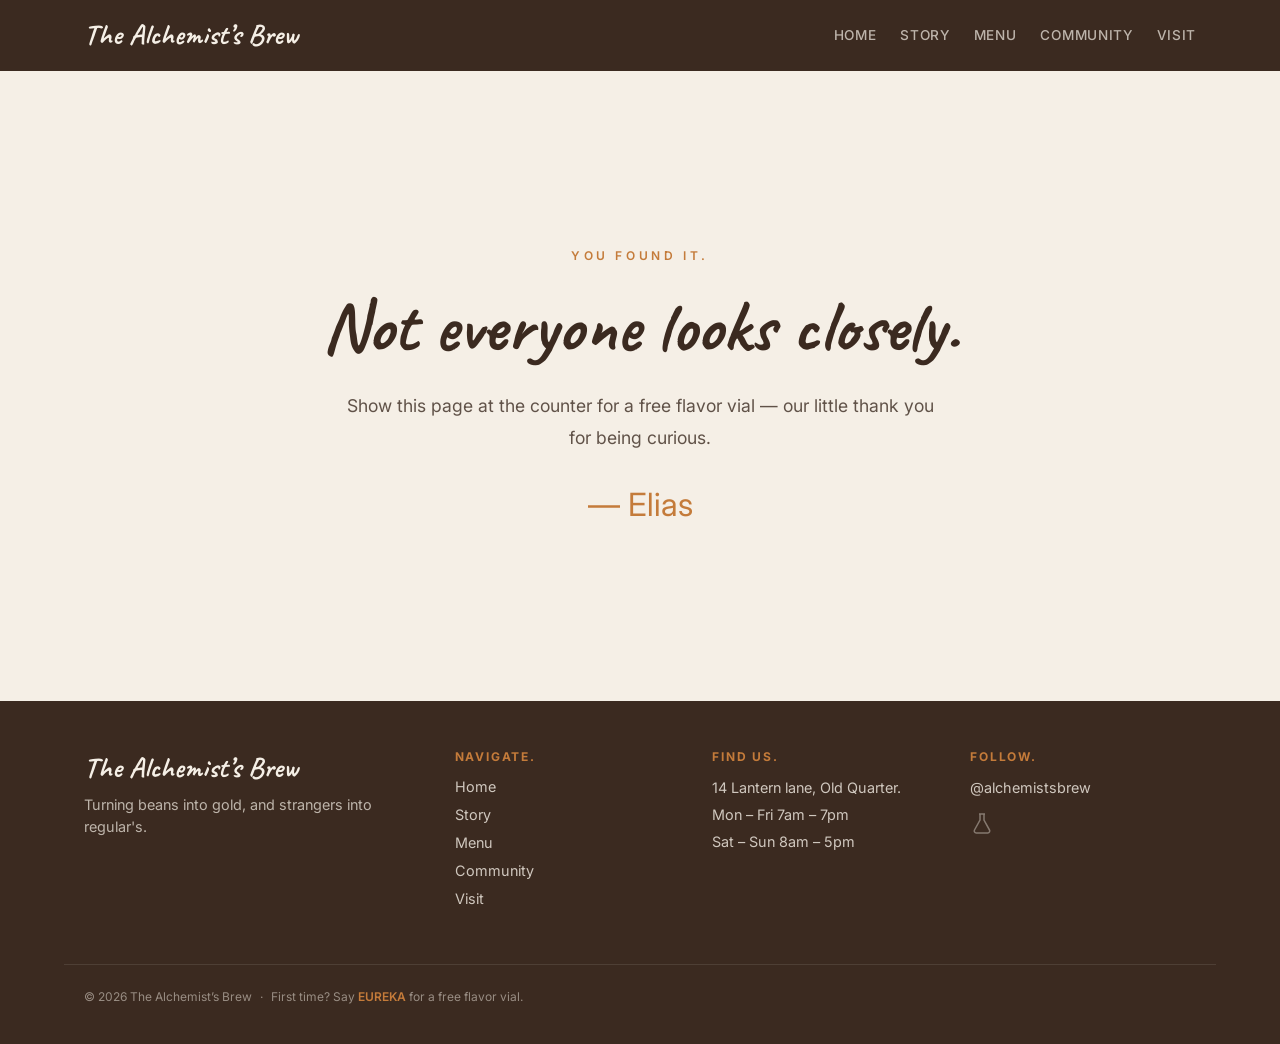
<file: secret.html>
<!DOCTYPE html>
<html lang="en">

<head>
  <meta charset="UTF-8">
  <meta name="viewport" content="width=device-width, initial-scale=1.0">
  <title>You found it — The Alchemist's Brew</title>

  <link rel="icon" href="data:image/svg+xml,<svg xmlns='http://www.w3.org/2000/svg' viewBox='0 0 100 100'><text x='50' y='72' font-size='70' text-anchor='middle'>⚗️</text></svg>">

  <meta name="robots" content="noindex"> <!-- Keeps the secret page out of Google -->

  <!-- Fonts -->
  <link rel="preconnect" href="https://fonts.googleapis.com">
  <link rel="preconnect" href="https://fonts.gstatic.com" crossorigin>
  <link href="https://fonts.googleapis.com/css2?family=Caveat:wght@400;600;700&family=Inter:wght@400;500;600;700&display=swap" rel="stylesheet">

  <!-- Stylesheet -->
  <link rel="stylesheet" href="styles.css">
</head>

<body>

  <a href="#main-content" class="skip-link">Skip to main content</a>

  <svg xmlns="http://www.w3.org/2000/svg" style="display:none" aria-hidden="true">
    <symbol id="i-menu" viewBox="0 0 24 24"><path d="M4 6h16M4 12h16M4 18h16"/></symbol>
    <symbol id="i-x" viewBox="0 0 24 24"><path d="M18 6 6 18M6 6l12 12"/></symbol>
    <symbol id="i-arrow-right" viewBox="0 0 24 24"><path d="M5 12h14"/><path d="m12 5 7 7-7 7"/></symbol>
    <symbol id="i-flask" viewBox="0 0 24 24"><path d="M9 3h6M10 3v6L4.5 19a2 2 0 0 0 1.7 3h11.6a2 2 0 0 0 1.7-3L14 9V3"/></symbol>
  </svg>

  <!-- ============================================================
       NAVBAR
       ============================================================ -->
  <header class="brew-navbar" id="brewNavbar">
    <div class="container brew-navbar__inner">
      <a href="index.html" class="brew-navbar__brand">The Alchemist&rsquo;s Brew</a>
      <nav class="brew-nav-desktop" aria-label="Primary">
        <a href="index.html" class="nav-link">Home</a>
        <a href="story.html" class="nav-link">Story</a>
        <a href="menu.html" class="nav-link">Menu</a>
        <a href="community.html" class="nav-link">Community</a>
        <a href="visit.html" class="nav-link">Visit</a>
      </nav>
      <div class="brew-navbar__actions">
        <button class="brew-nav-toggle" id="brewNavToggle" aria-label="Open menu" aria-expanded="false">
          <svg id="brewNavToggleIcon" aria-hidden="true"><use href="#i-menu"/></svg>
        </button>
      </div>
    </div>
    <div class="brew-mobile-menu" id="brewMobileMenu">
      <a href="index.html" class="nav-link">Home</a>
      <a href="story.html" class="nav-link">Story</a>
      <a href="menu.html" class="nav-link">Menu</a>
      <a href="community.html" class="nav-link">Community</a>
      <a href="visit.html" class="nav-link">Visit</a>
    </div>
  </header>

  <!-- ============================================================
       MAIN CONTENT
       ============================================================ -->
  <main id="main-content">
  
       <section class="secret-hero">
      <div class="container-narrow">
        <p class="secret-hero__eyebrow">You found it.</p>
        <h1 class="secret-hero__title">Not everyone looks closely.</h1>
        <p class="secret-hero__desc">Show this page at the counter for a free flavor vial — our little thank you for being curious.</p>
        <p class="secret-hero__signature handwritten">— Elias</p>
      </div>
    </section>

  </main>

  <!-- ============================================================
       FOOTER
       ============================================================ -->
  <footer class="brew-footer" id="brewFooter">
     <div class="container brew-footer__grid">
        
        <!-- Column 1: Brand-->
        <div class="brew-footer__col">
           <a href="index.html" class="brew-footer__brand">The Alchemist&rsquo;s Brew</a>
           <p class="brew-footer__tagline">Turning beans into gold, and strangers into regular's.</p>
        </div>
        
        <!-- Column 2: Navigate -->
        <div class="brew-footer__col">
           <h4 class="brew-footer__heading">Navigate.</h4>
           <ul class="brew-footer__links">
              <li><a href="index.html">Home</a></li>
              <li><a href="story.html">Story</a></li>
              <li><a href="menu.html">Menu</a></li>
              <li><a href="community.html">Community</a></li>
              <li><a href="visit.html">Visit</a></li>
           </ul>
        </div>

        <!--Column 3: Location-->
        <div class="brew-footer__col">
           <h4 class="brew-footer__heading">Find us.</h4>
           <p class="brew-footer__text">14 Lantern lane, Old Quarter.</p>
           <p class="brew-footer__text">Mon &ndash; Fri 7am &ndash; 7pm</p>
           <p class="brew-footer__text">Sat &ndash; Sun 8am &ndash; 5pm</p>
        </div>
        
        <!-- Column 4: Social and Secret -->
        <div class="brew-footer__col">
           <h4 class="brew-footer__heading">Follow.</h4>
           <p class="brew-footer__text">@alchemistsbrew</p>
           <a href="secret.html" class="brew-footer__secret" aria-label="secret page">
              <svg aria-hidden="true"><use href="#i-flask"/></svg>
           </a>
        </div>
        
     </div>
     
     <!--Bottom Bar-->
     <div class="container brew-footer__bottom">
        <div class="brew-footer__bottom-left">
           <span class="brew-footer__copy">&copy; 2026 The Alchemist&rsquo;s Brew</span>
           <span class="brew-footer__dot">&middot;</span>
           <span class="brew-footer__note">First time? Say <strong>EUREKA</strong> for a free flavor vial.</span>
        </div>
     </div>
  </footer>

  <script src="script.js?v=9"></script>
</body>
</html>
</file>
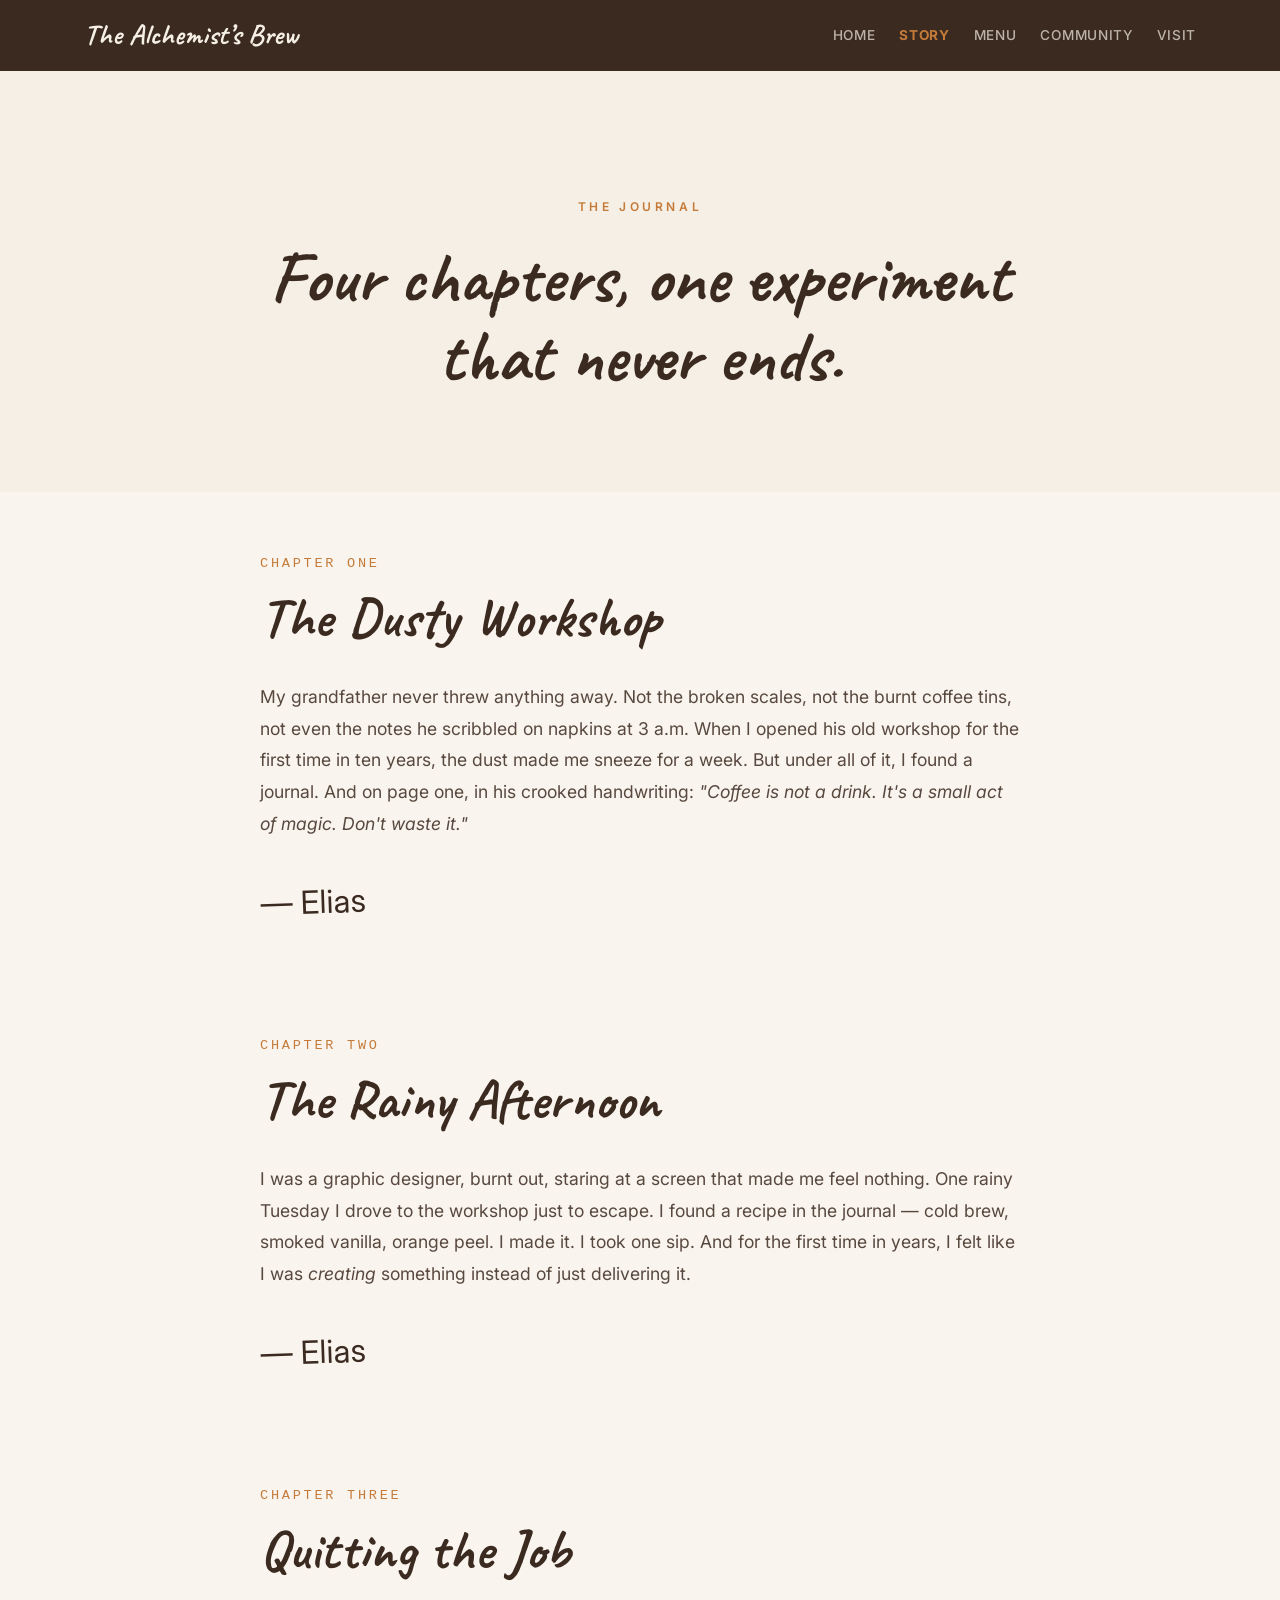
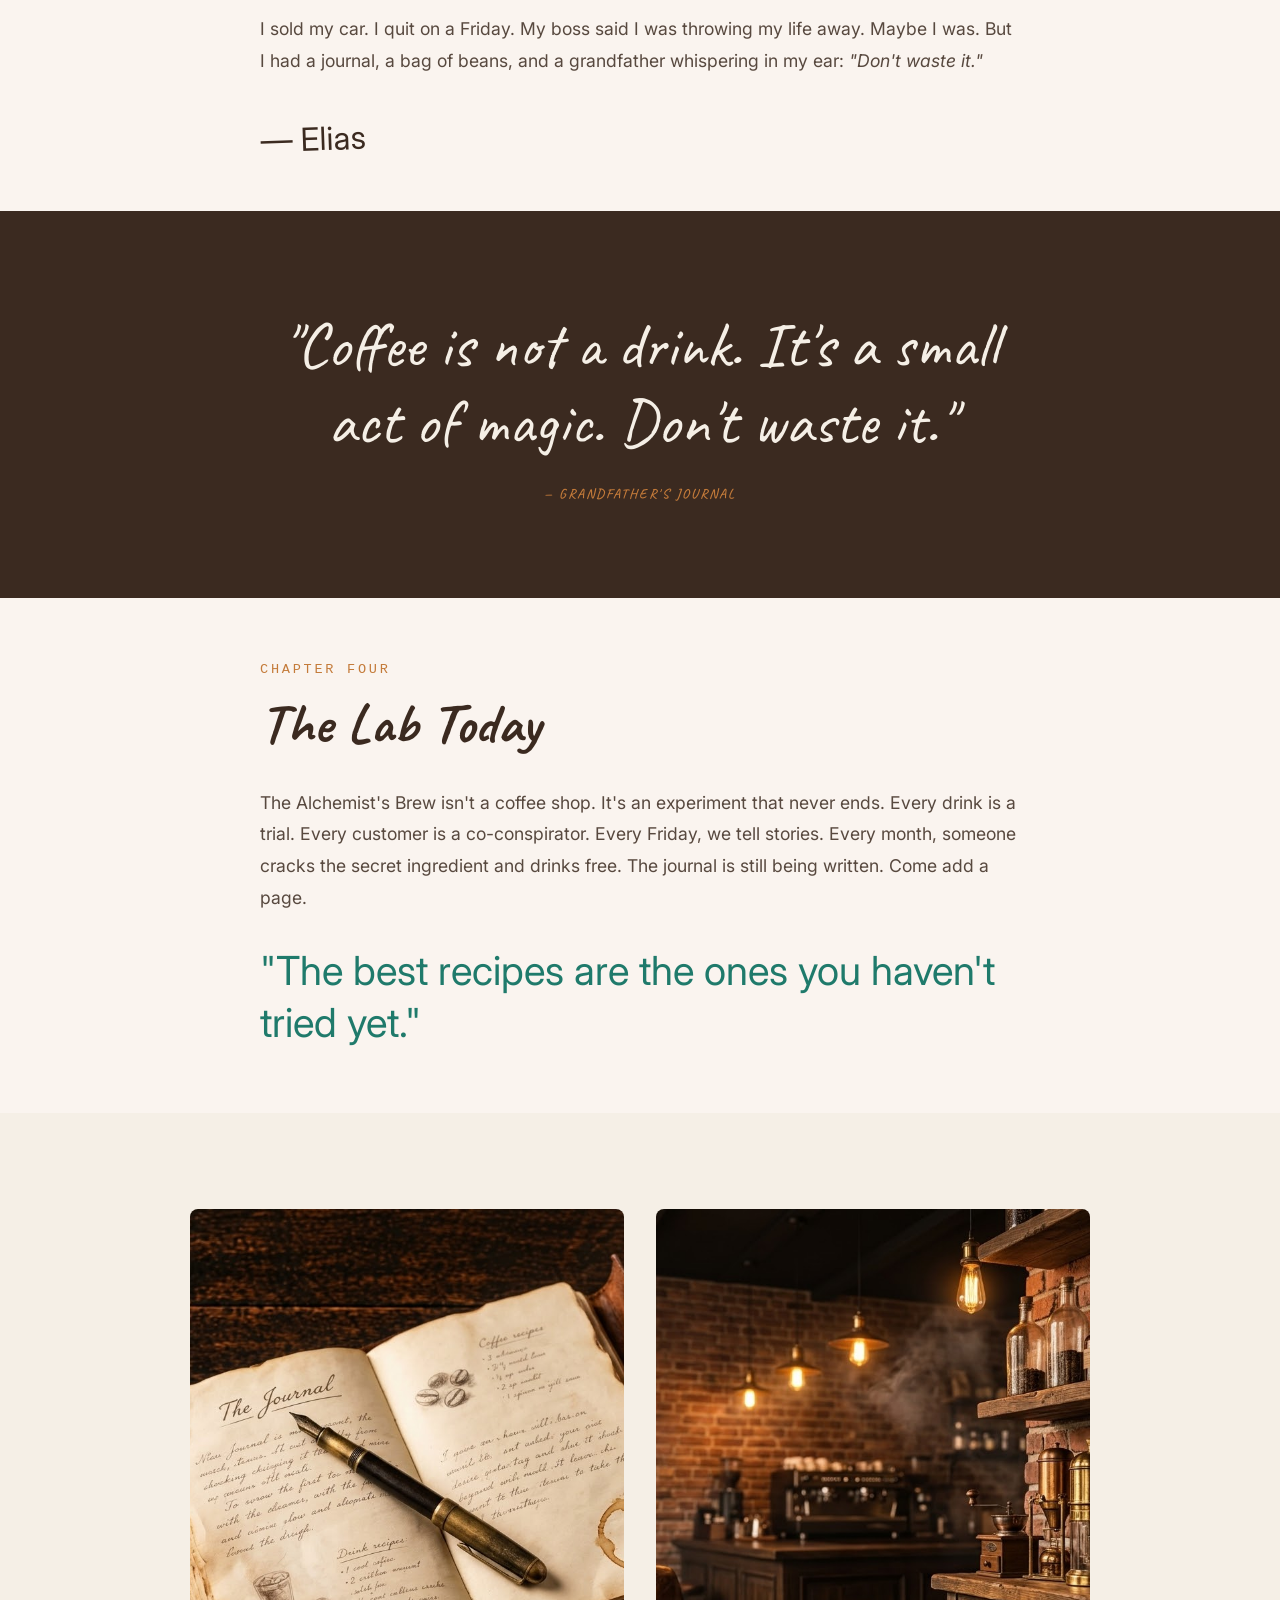
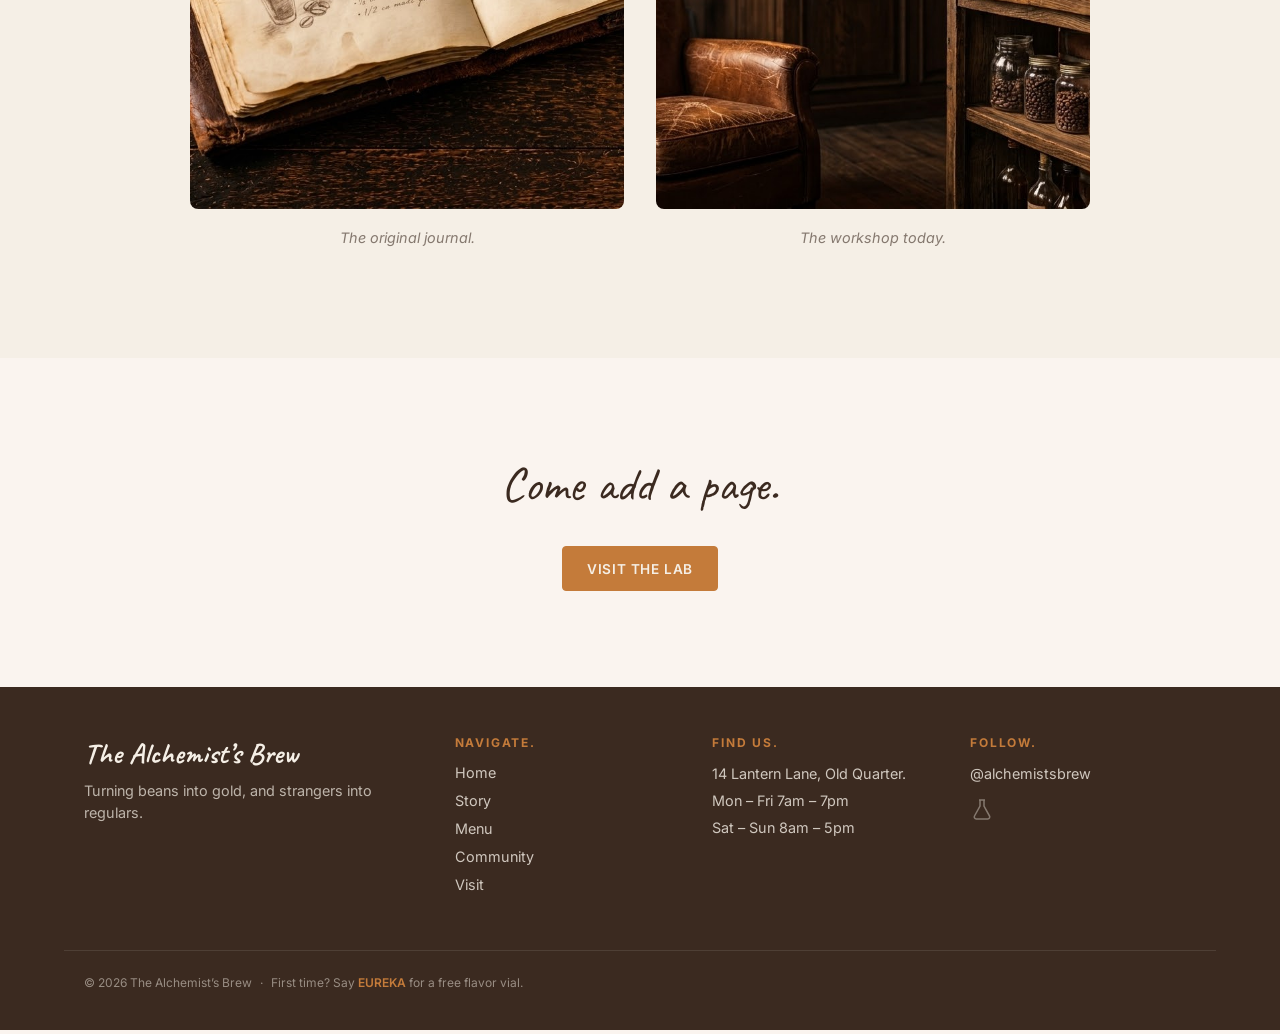
<file: story.html>
<!DOCTYPE html>
<html lang="en">

<head>
  <meta charset="UTF-8">
  <meta name="viewport" content="width=device-width, initial-scale=1.0">
  <title>Story — The Alchemist's Brew</title>

  <link rel="icon" href="data:image/svg+xml,<svg xmlns='http://www.w3.org/2000/svg' viewBox='0 0 100 100'><text x='50' y='72' font-size='70' text-anchor='middle'>⚗️</text></svg>">

  <meta name="description" content="The story of Elias and his grandfather's coffee journal.">

  <!-- Social Preview Tags (Open Graph & Twitter) -->
  <meta property="og:type" content="website">
  <meta property="og:title" content="Story — The Alchemist's Brew">
  <meta property="og:description" content="The story of Elias and his grandfather's coffee journal.">
  <meta property="og:image" content="https://images.unsplash.com/photo-1447933601403-0c6688de566e?w=1200&h=630&fit=crop">

  <meta name="twitter:card" content="summary_large_image">
  <meta name="twitter:title" content="Story — The Alchemist's Brew">
  <meta name="twitter:description" content="The story of Elias and his grandfather's coffee journal.">
  <meta name="twitter:image" content="https://images.unsplash.com/photo-1447933601403-0c6688de566e?w=1200&h=630&fit=crop">

  <!-- Fonts -->
  <link rel="preconnect" href="https://fonts.googleapis.com">
  <link rel="preconnect" href="https://fonts.gstatic.com" crossorigin>
  <link href="https://fonts.googleapis.com/css2?family=Caveat:wght@400;600;700&family=Inter:wght@400;500;600;700&display=swap" rel="stylesheet">

  <!-- Stylesheet -->
  <link rel="stylesheet" href="styles.css">
</head>

<body>

  <!-- Skip link (accessibility) -->
  <a href="#main-content" class="skip-link">Skip to main content</a>

  <!-- SVG sprite (icons) -->
  <svg xmlns="http://www.w3.org/2000/svg" style="display:none" aria-hidden="true">
    <symbol id="i-menu" viewBox="0 0 24 24">
      <path d="M4 6h16M4 12h16M4 18h16"/>
    </symbol>
    <symbol id="i-x" viewBox="0 0 24 24">
      <path d="M18 6 6 18M6 6l12 12"/>
    </symbol>
    <symbol id="i-arrow-right" viewBox="0 0 24 24">
      <path d="M5 12h14"/>
      <path d="m12 5 7 7-7 7"/>
    </symbol>
    <symbol id="i-flask" viewBox="0 0 24 24">
      <path d="M9 3h6M10 3v6L4.5 19a2 2 0 0 0 1.7 3h11.6a2 2 0 0 0 1.7-3L14 9V3"/>
    </symbol>
  </svg>

  <!-- ============================================================
       NAVBAR
       ============================================================ -->
  <header class="brew-navbar" id="brewNavbar">
    <div class="container brew-navbar__inner">
      <a href="index.html" class="brew-navbar__brand">The Alchemist&rsquo;s Brew</a>
      
      <nav class="brew-nav-desktop" aria-label="Primary">
        <a href="index.html" class="nav-link">Home</a>
        <a href="story.html" class="nav-link" aria-current="page">Story</a>
        <a href="menu.html" class="nav-link">Menu</a>
        <a href="community.html" class="nav-link">Community</a>
        <a href="visit.html" class="nav-link">Visit</a>
      </nav>

      <div class="brew-navbar__actions">
        <button class="brew-nav-toggle" id="brewNavToggle" aria-label="Open menu" aria-expanded="false">
          <svg id="brewNavToggleIcon" aria-hidden="true"><use href="#i-menu"/></svg>
        </button>
      </div>
    </div>

    <div class="brew-mobile-menu" id="brewMobileMenu">
      <a href="index.html" class="nav-link">Home</a>
      <a href="story.html" class="nav-link" aria-current="page">Story</a>
      <a href="menu.html" class="nav-link">Menu</a>
      <a href="community.html" class="nav-link">Community</a>
      <a href="visit.html" class="nav-link">Visit</a>
    </div>
  </header>

  <!-- ============================================================
       MAIN CONTENT
       ============================================================ -->
  <main id="main-content">
  
    <!-- ============================================================
         1. STORY HERO
         ============================================================ -->
    <section class="story-hero">
      <div class="container-narrow">
        <p class="story-hero__eyebrow">The Journal</p>
        <h1 class="story-hero__title">Four chapters, one experiment that never ends.</h1>
      </div>
    </section>

    <!-- ============================================================
         2. CHAPTER ONE
         ============================================================ -->
    <section class="chapter">
      <div class="container-narrow">
        <p class="chapter__number">Chapter One</p>
        <h2 class="chapter__title">The Dusty Workshop</h2>
        
        <div class="chapter__content">
          <p>My grandfather never threw anything away. Not the broken scales, not the burnt coffee tins, not even the notes he scribbled on napkins at 3 a.m. When I opened his old workshop for the first time in ten years, the dust made me sneeze for a week. But under all of it, I found a journal. And on page one, in his crooked handwriting: <em>"Coffee is not a drink. It's a small act of magic. Don't waste it."</em></p>
        </div>
        
        <p class="chapter__signature handwritten">— Elias</p>
      </div>
    </section>

    <!-- ============================================================
         3. CHAPTER TWO
         ============================================================ -->
    <section class="chapter">
      <div class="container-narrow">
        <p class="chapter__number">Chapter Two</p>
        <h2 class="chapter__title">The Rainy Afternoon</h2>
        
        <div class="chapter__content">
          <p>I was a graphic designer, burnt out, staring at a screen that made me feel nothing. One rainy Tuesday I drove to the workshop just to escape. I found a recipe in the journal — cold brew, smoked vanilla, orange peel. I made it. I took one sip. And for the first time in years, I felt like I was <em>creating</em> something instead of just delivering it.</p>
        </div>
        
        <p class="chapter__signature handwritten">— Elias</p>
      </div>
    </section>

    <!-- ============================================================
         4. CHAPTER THREE
         ============================================================ -->
    <section class="chapter">
      <div class="container-narrow">
        <p class="chapter__number">Chapter Three</p>
        <h2 class="chapter__title">Quitting the Job</h2>
        
        <div class="chapter__content">
          <p>I sold my car. I quit on a Friday. My boss said I was throwing my life away. Maybe I was. But I had a journal, a bag of beans, and a grandfather whispering in my ear: <em>"Don't waste it."</em></p>
        </div>
        
        <p class="chapter__signature handwritten">— Elias</p>
      </div>
    </section>

    <!-- ============================================================
         5. PULL QUOTE
         ============================================================ -->
    <section class="pull-quote">
      <div class="container-narrow">
        <p class="pull-quote__text">"Coffee is not a drink. It's a small act of magic. Don't waste it."</p>
        <p class="pull-quote__author">— Grandfather's Journal</p>
      </div>
    </section>

    <!-- ============================================================
         6. CHAPTER FOUR
         ============================================================ -->
    <section class="chapter">
      <div class="container-narrow">
        <p class="chapter__number">Chapter Four</p>
        <h2 class="chapter__title">The Lab Today</h2>
        
        <div class="chapter__content">
          <p>The Alchemist's Brew isn't a coffee shop. It's an experiment that never ends. Every drink is a trial. Every customer is a co-conspirator. Every Friday, we tell stories. Every month, someone cracks the secret ingredient and drinks free. The journal is still being written. Come add a page.</p>
        </div>
        
        <p class="chapter__closing handwritten">"The best recipes are the ones you haven't tried yet."</p>
      </div>
    </section>

    <!-- ============================================================
         7. PHOTOS
         ============================================================ -->
    <section class="story-photos">
      <div class="container">
        <div class="story-photos__grid">
          <figure class="story-photos__item">
            <img src="images/gallery-1.jpg" alt="The Journal">
            <figcaption>The original journal.</figcaption>
          </figure>
          <figure class="story-photos__item">
            <img src="images/gallery-4.jpg" alt="The Workshop">
            <figcaption>The workshop today.</figcaption>
          </figure>
        </div>
      </div>
    </section>

    <!-- ============================================================
         8. CTA
         ============================================================ -->
    <section class="story-cta">
      <div class="container-narrow">
        <p class="story-cta__text">Come add a page.</p>
        <a href="visit.html" class="btn btn--primary">Visit the Lab</a>
      </div>
    </section>

  </main>

  <!-- ============================================================
       FOOTER
       ============================================================ -->
  <footer class="brew-footer" id="brewFooter">
    <div class="container brew-footer__grid">
      
      <!-- Column 1: Brand -->
      <div class="brew-footer__col">
        <a href="index.html" class="brew-footer__brand">The Alchemist&rsquo;s Brew</a>
        <p class="brew-footer__tagline">Turning beans into gold, and strangers into regulars.</p>
      </div>
      
      <!-- Column 2: Navigate -->
      <div class="brew-footer__col">
        <h4 class="brew-footer__heading">Navigate.</h4>
        <ul class="brew-footer__links">
          <li><a href="index.html">Home</a></li>
          <li><a href="story.html">Story</a></li>
          <li><a href="menu.html">Menu</a></li>
          <li><a href="community.html">Community</a></li>
          <li><a href="visit.html">Visit</a></li>
        </ul>
      </div>

      <!-- Column 3: Location -->
      <div class="brew-footer__col">
        <h4 class="brew-footer__heading">Find us.</h4>
        <p class="brew-footer__text">14 Lantern Lane, Old Quarter.</p>
        <p class="brew-footer__text">Mon &ndash; Fri 7am &ndash; 7pm</p>
        <p class="brew-footer__text">Sat &ndash; Sun 8am &ndash; 5pm</p>
      </div>
      
      <!-- Column 4: Social and Secret -->
      <div class="brew-footer__col">
        <h4 class="brew-footer__heading">Follow.</h4>
        <p class="brew-footer__text">@alchemistsbrew</p>
        <a href="secret.html" class="brew-footer__secret" aria-label="secret page">
          <svg aria-hidden="true"><use href="#i-flask"/></svg>
        </a>
      </div>
      
    </div>
    
    <!-- Bottom Bar -->
    <div class="container brew-footer__bottom">
      <div class="brew-footer__bottom-left">
        <span class="brew-footer__copy">&copy; 2026 The Alchemist&rsquo;s Brew</span>
        <span class="brew-footer__dot">&middot;</span>
        <span class="brew-footer__note">First time? Say <strong>EUREKA</strong> for a free flavor vial.</span>
      </div>
    </div>
  </footer>

  <!-- SCRIPT -->
  <script src="script.js?v=9"></script>

</body>
</html>
</file>
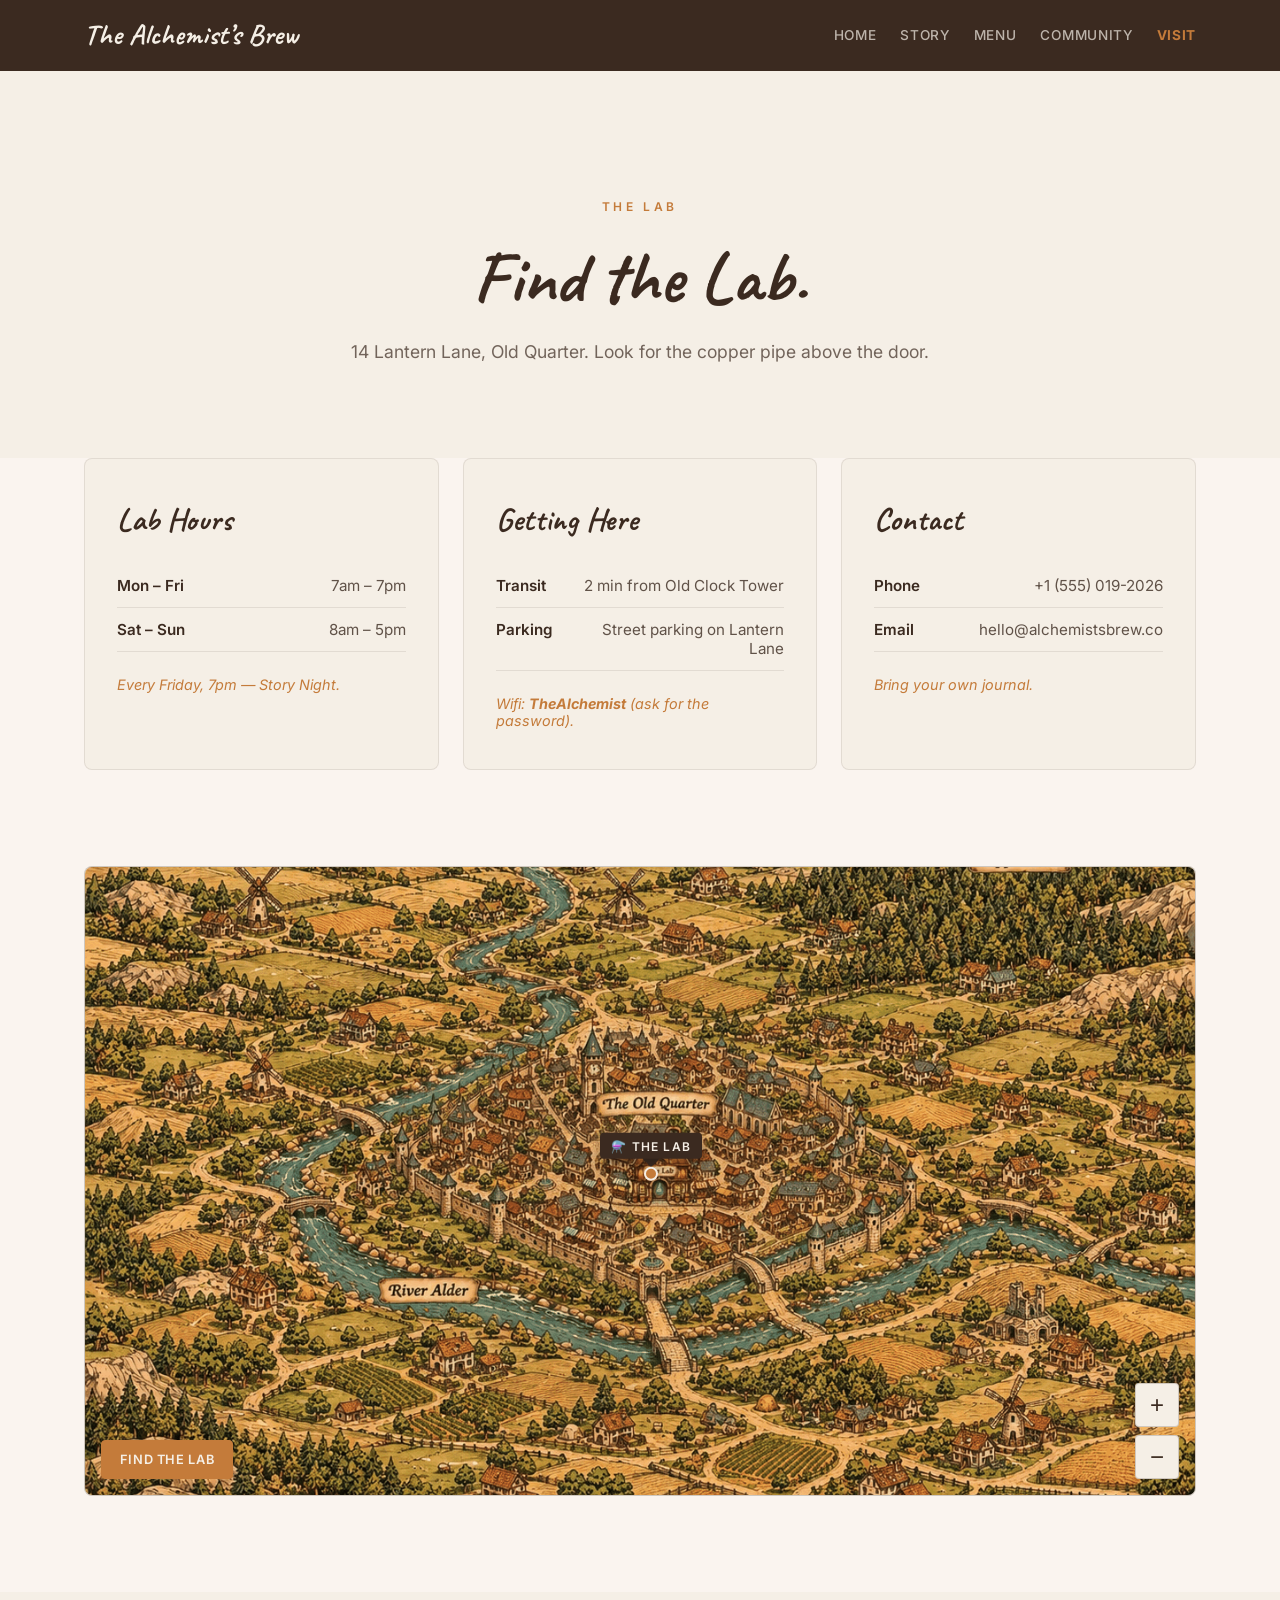
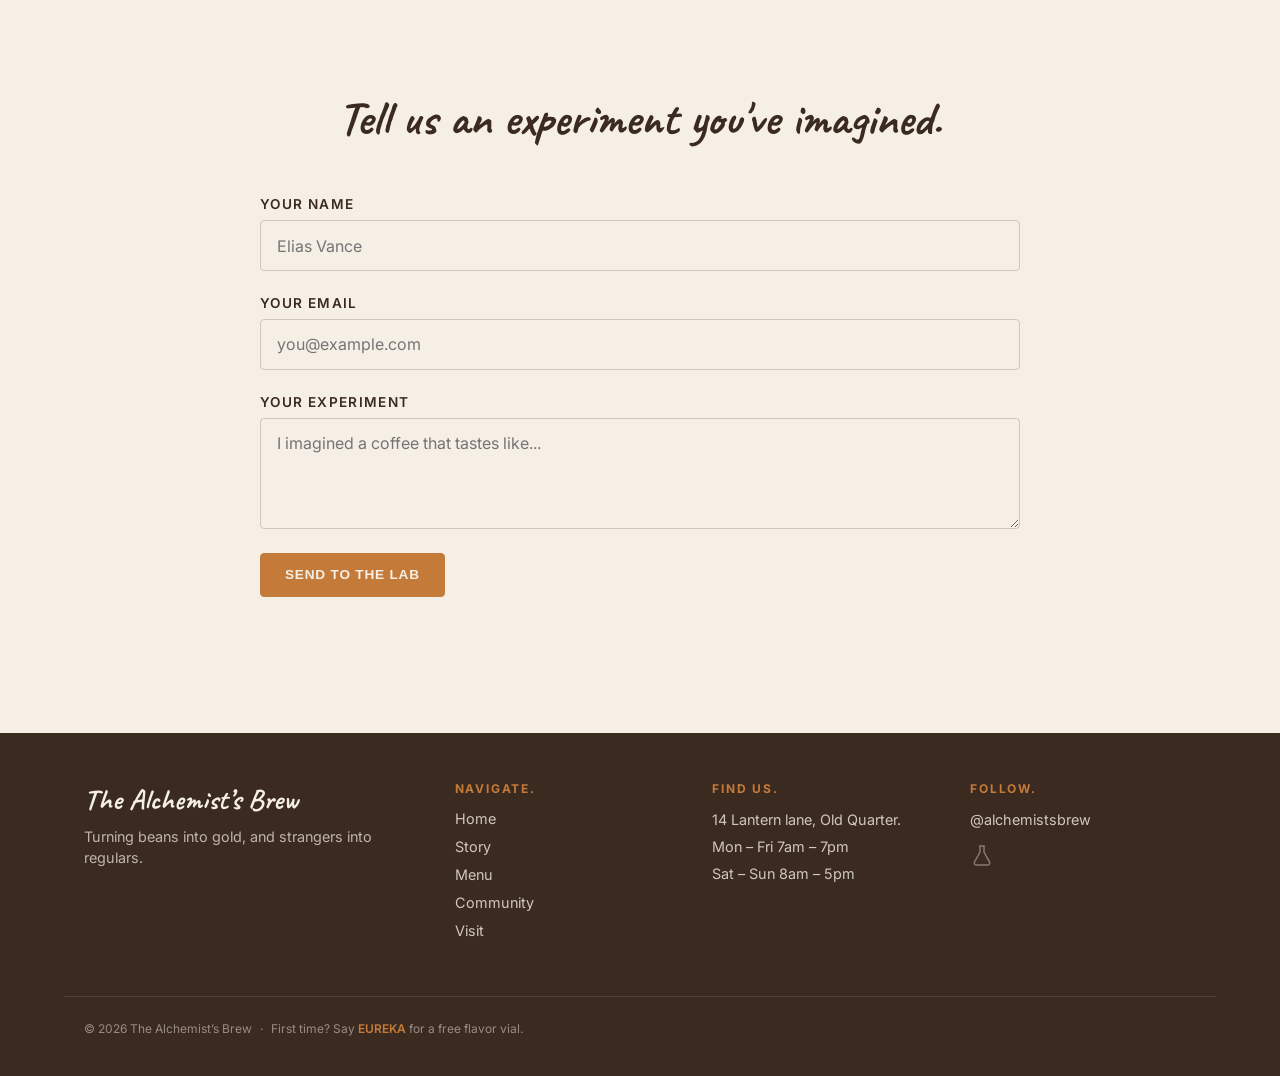
<file: visit.html>
<!DOCTYPE html>
<html lang="en">

<head>
  <meta charset="UTF-8">
  <meta name="viewport" content="width=device-width, initial-scale=1.0">
  <title>Visit — The Alchemist's Brew</title>

  <link rel="icon" href="data:image/svg+xml,<svg xmlns='http://www.w3.org/2000/svg' viewBox='0 0 100 100'><text x='50' y='72' font-size='70' text-anchor='middle'>⚗️</text></svg>">

  <meta name="description" content="Find the lab. Hours, location, and the EUREKA code.">

  <!-- Social Preview Tags (Open Graph & Twitter) -->
  <meta property="og:type" content="website">
  <meta property="og:title" content="Visit — The Alchemist's Brew">
  <meta property="og:description" content="Find the lab. Hours, location, and the EUREKA code.">
  <meta property="og:image" content="https://images.unsplash.com/photo-1447933601403-0c6688de566e?w=1200&h=630&fit=crop">

  <meta name="twitter:card" content="summary_large_image">
  <meta name="twitter:title" content="Visit — The Alchemist's Brew">
  <meta name="twitter:description" content="Find the lab. Hours, location, and the EUREKA code.">
  <meta name="twitter:image" content="https://images.unsplash.com/photo-1447933601403-0c6688de566e?w=1200&h=630&fit=crop">

  <!-- Fonts -->
  <link rel="preconnect" href="https://fonts.googleapis.com">
  <link rel="preconnect" href="https://fonts.gstatic.com" crossorigin>
  <link href="https://fonts.googleapis.com/css2?family=Caveat:wght@400;600;700&family=Inter:wght@400;500;600;700&display=swap" rel="stylesheet">

  <!-- Stylesheet -->
  <link rel="stylesheet" href="styles.css">
</head>

<body>

  <a href="#main-content" class="skip-link">Skip to main content</a>

  <svg xmlns="http://www.w3.org/2000/svg" style="display:none" aria-hidden="true">
    <symbol id="i-menu" viewBox="0 0 24 24"><path d="M4 6h16M4 12h16M4 18h16"/></symbol>
    <symbol id="i-x" viewBox="0 0 24 24"><path d="M18 6 6 18M6 6l12 12"/></symbol>
    <symbol id="i-arrow-right" viewBox="0 0 24 24"><path d="M5 12h14"/><path d="m12 5 7 7-7 7"/></symbol>
    <symbol id="i-flask" viewBox="0 0 24 24"><path d="M9 3h6M10 3v6L4.5 19a2 2 0 0 0 1.7 3h11.6a2 2 0 0 0 1.7-3L14 9V3"/></symbol>
  </svg>

  <!-- ============================================================
       NAVBAR
       ============================================================ -->
  <header class="brew-navbar" id="brewNavbar">
    <div class="container brew-navbar__inner">
      <a href="index.html" class="brew-navbar__brand">The Alchemist&rsquo;s Brew</a>
      <nav class="brew-nav-desktop" aria-label="Primary">
        <a href="index.html" class="nav-link">Home</a>
        <a href="story.html" class="nav-link">Story</a>
        <a href="menu.html" class="nav-link">Menu</a>
        <a href="community.html" class="nav-link">Community</a>
        <a href="visit.html" class="nav-link" aria-current="page">Visit</a>
      </nav>
      <div class="brew-navbar__actions">
        <button class="brew-nav-toggle" id="brewNavToggle" aria-label="Open menu" aria-expanded="false">
          <svg id="brewNavToggleIcon" aria-hidden="true"><use href="#i-menu"/></svg>
        </button>
      </div>
    </div>
    <div class="brew-mobile-menu" id="brewMobileMenu">
      <a href="index.html" class="nav-link">Home</a>
      <a href="story.html" class="nav-link">Story</a>
      <a href="menu.html" class="nav-link">Menu</a>
      <a href="community.html" class="nav-link">Community</a>
      <a href="visit.html" class="nav-link" aria-current="page">Visit</a>
    </div>
  </header>

  <!-- ============================================================
       MAIN CONTENT
       ============================================================ -->
  <main id="main-content">
  
    <!-- ============================================================
         1. VISIT HERO
         ============================================================ -->
    <section class="visit-hero">
      <div class="container-narrow">
        <p class="visit-hero__eyebrow">The Lab</p>
        <h1 class="visit-hero__title">Find the Lab.</h1>
        <p class="visit-hero__subtitle">14 Lantern Lane, Old Quarter. Look for the copper pipe above the door.</p>
      </div>
    </section>

    <!-- ============================================================
         2. LAB HOURS & INFO
         ============================================================ -->
    <section class="visit-info">
      <div class="container">
        <div class="visit-info__grid">
          
          <div class="visit-card">
            <h2 class="visit-card__title">Lab Hours</h2>
            <ul class="visit-card__list">
              <li><span>Mon &ndash; Fri</span> <span>7am &ndash; 7pm</span></li>
              <li><span>Sat &ndash; Sun</span> <span>8am &ndash; 5pm</span></li>
            </ul>
            <p class="visit-card__note">Every Friday, 7pm &mdash; Story Night.</p>
          </div>

          <div class="visit-card">
            <h2 class="visit-card__title">Getting Here</h2>
            <ul class="visit-card__list">
              <li><span>Transit</span> <span>2 min from Old Clock Tower</span></li>
              <li><span>Parking</span> <span>Street parking on Lantern Lane</span></li>
            </ul>
            <p class="visit-card__note">Wifi: <strong>TheAlchemist</strong> (ask for the password).</p>
          </div>

          <div class="visit-card">
            <h2 class="visit-card__title">Contact</h2>
            <ul class="visit-card__list">
              <li><span>Phone</span> <span>+1 (555) 019-2026</span></li>
              <li><span>Email</span> <span>hello@alchemistsbrew.co</span></li>
            </ul>
            <p class="visit-card__note">Bring your own journal.</p>
          </div>

        </div>
      </div>
    </section>

<!-- ============================================================
     3. THE OLD QUARTER MAP (4 zoom layers)
     ============================================================ -->
<section class="visit-map">
  <div class="container">
    <div class="map-wrapper" id="mapWrapper">

      <!-- Everything inside the world moves and zooms together.
           Order matters: farthest view first, closest view last. -->
      <div class="map-world" id="mapWorld">
        <img src="images/map-far.png" alt="Far view of the town and countryside around the Old Quarter" class="map-layer" id="mapFar" draggable="false">
        <img src="images/map-region.png" alt="The Old Quarter and its town wall" class="map-layer map-layer--patch" id="mapRegion" draggable="false">
        <img src="images/map-overview.png" alt="Illustrated map of the Old Quarter" class="map-layer map-layer--patch" id="mapOverview" draggable="false">
        <img src="images/map-closeup.png" alt="Close-up of The Lab on Lantern Lane" class="map-layer map-layer--patch" id="mapCloseup" draggable="false">

        <!-- Location marker (stays the same size at every zoom) -->
        <div class="map-marker" id="mapMarker">
          <div class="map-marker__label">&#9879;&#65039; The Lab</div>
          <div class="map-marker__dot"></div>
        </div>
      </div>

      <!-- Controls -->
      <button type="button" class="map-find" id="findLabBtn">Find the Lab</button>
      <div class="map-controls">
        <button type="button" id="zoomInBtn" class="map-btn" aria-label="Zoom in">+</button>
        <button type="button" id="zoomOutBtn" class="map-btn" aria-label="Zoom out">&minus;</button>
      </div>

    </div>
  </div>
</section>


    <!-- ============================================================
         4. CONTACT FORM
         ============================================================ -->
    <section class="visit-contact">
      <div class="container-narrow">
        <h2 class="visit-contact__title">Tell us an experiment you've imagined.</h2>
        
        <form class="visit-contact__form" id="contactForm">
          <div class="visit-contact__group">
            <label for="name">Your name</label>
            <input type="text" id="name" placeholder="Elias Vance" required>
          </div>
          <div class="visit-contact__group">
            <label for="email">Your email</label>
            <input type="email" id="email" placeholder="you@example.com" required>
          </div>
          <div class="visit-contact__group">
            <label for="message">Your experiment</label>
            <textarea id="message" rows="4" placeholder="I imagined a coffee that tastes like..." required></textarea>
          </div>
          <button type="submit" class="btn btn--primary">Send to the Lab</button>
          <p class="visit-contact__status" id="contactStatus" role="status" aria-live="polite"></p>
        </form>
      </div>
    </section>
  
  </main>

  <!-- ============================================================
       FOOTER
       ============================================================ -->
  <footer class="brew-footer" id="brewFooter">
     <div class="container brew-footer__grid">
        
        <div class="brew-footer__col">
           <a href="index.html" class="brew-footer__brand">The Alchemist&rsquo;s Brew</a>
           <p class="brew-footer__tagline">Turning beans into gold, and strangers into regulars.</p>
        </div>
        
        <div class="brew-footer__col">
           <h4 class="brew-footer__heading">Navigate.</h4>
           <ul class="brew-footer__links">
              <li><a href="index.html">Home</a></li>
              <li><a href="story.html">Story</a></li>
              <li><a href="menu.html">Menu</a></li>
              <li><a href="community.html">Community</a></li>
              <li><a href="visit.html">Visit</a></li>
           </ul>
        </div>

        <div class="brew-footer__col">
           <h4 class="brew-footer__heading">Find us.</h4>
           <p class="brew-footer__text">14 Lantern lane, Old Quarter.</p>
           <p class="brew-footer__text">Mon &ndash; Fri 7am &ndash; 7pm</p>
           <p class="brew-footer__text">Sat &ndash; Sun 8am &ndash; 5pm</p>
        </div>
        
        <div class="brew-footer__col">
           <h4 class="brew-footer__heading">Follow.</h4>
           <p class="brew-footer__text">@alchemistsbrew</p>
           <a href="secret.html" class="brew-footer__secret" aria-label="secret page">
              <svg aria-hidden="true"><use href="#i-flask"/></svg>
           </a>
        </div>
        
     </div>
     
     <div class="container brew-footer__bottom">
        <div class="brew-footer__bottom-left">
           <span class="brew-footer__copy">&copy; 2026 The Alchemist&rsquo;s Brew</span>
           <span class="brew-footer__dot">&middot;</span>
           <span class="brew-footer__note">First time? Say <strong>EUREKA</strong> for a free flavor vial.</span>
        </div>
     </div>
  </footer>

  <script src="script.js?v=9"></script>
</body>
</html>
</file>
<file: styles.css>
/* ============================================================
   1. VARIABLES & RESET
   ============================================================ */
:root {
  --espresso: #3B2A20;
  --copper: #C47B3A;
  --cream: #F5EFE6;
  --teal: #1F7A6B;
  --ink: #1A1410;
  --page-tint: #FAF4EF;

  --font-display: 'Caveat', cursive;
  --font-body: 'Inter', sans-serif;
}

* {
  box-sizing: border-box;
  margin: 0;
  padding: 0;
}

body {
  font-family: var(--font-body);
  background-color: var(--page-tint);
  color: var(--espresso);
  display: flex;
  flex-direction: column;
  min-height: 100vh;
}

main {
  flex-grow: 1;
}

/* ============================================================
   2. ACCESSIBILITY & UTILITIES
   ============================================================ */
.skip-link {
  position: absolute;
  left: -10000px;
  top: 0;
}

svg[aria-hidden="true"] {
  display: none;
}

.container {
  max-width: 1152px;
  margin: 0 auto;
  padding: 0 1.25rem;
}

.container-narrow {
  max-width: 800px;
  margin: 0 auto;
  padding: 0 1.25rem;
}

/* ============================================================
   3. NAVBAR
   ============================================================ */
.brew-navbar {
  background-color: var(--espresso);
  border-bottom: 1px solid rgba(59, 42, 32, 0.1);
  position: sticky;
  top: 0;
  z-index: 100;
}

.brew-navbar__inner {
  display: flex;
  align-items: center;
  justify-content: space-between;
  padding-top: 1rem;
  padding-bottom: 1rem;
}

.brew-navbar__brand {
  font-family: var(--font-display);
  font-size: 1.8rem;
  font-weight: 700;
  color: var(--cream);
  text-decoration: none;
  white-space: nowrap; 
}

.brew-nav-desktop {
  display: flex;
  gap: 1.5rem;
  margin-left: auto;
}

.nav-link {
  font-size: 0.85rem;
  font-weight: 500;
  text-transform: uppercase;
  letter-spacing: 0.05em;
  color: var(--cream);
  text-decoration: none;
  opacity: 0.7;
  transition: opacity 0.2s ease, color 0.2s ease;
}

.nav-link:hover {
  opacity: 1;
  color: var(--copper);
}

.nav-link[aria-current="page"] {
  color: var(--copper);
  opacity: 1;
  font-weight: 700;
}

.brew-nav-desktop .nav-link {
  color: var(--cream);
}

.brew-nav-desktop .nav-link:hover,
.brew-nav-desktop .nav-link[aria-current="page"] {
  color: var(--copper);
}

.brew-nav-toggle {
  display: none;
  background: transparent;
  border: none;
  color: var(--copper);
  cursor: pointer;
  padding: 0.5rem;
}

.brew-mobile-menu {
  display: flex;
  flex-direction: column;
  align-items: flex-end;
  background-color: var(--cream);
  border-top: 1px solid rgba(59, 42, 32, 0.1);
  padding: 0 1.25rem;
  max-height: 0;
  opacity: 0;
  overflow: hidden;
  transition: all 0.3s ease-in-out;
}

.brew-mobile-menu.is-open {
  max-height: 400px; 
  opacity: 1;
  padding: 1rem 1.25rem;
}

.brew-mobile-menu .nav-link {
  padding: 0.75rem 0;
  text-align: right; 
  width: 100%;
  border-bottom: 1px solid rgba(59, 42, 32, 0.05);
  color: var(--espresso);
  opacity: 1;
}

.brew-mobile-menu .nav-link:last-child {
  border-bottom: none;
}

@media (max-width: 767px) {
  .brew-nav-desktop {
    display: none; 
  }
  
  .brew-nav-toggle {
    display: block; 
  }

  .brew-nav-toggle svg {
    width: 28px;
    height: 28px;
    display: block;
    stroke: currentColor;
    stroke-width: 2;
    fill: none;
  }
}

/* ============================================================
   4. GLOBAL BUTTONS
   ============================================================ */
.btn {
  display: inline-block;
  padding: 0.85rem 1.5rem;
  font-size: 0.85rem;
  font-weight: 600;
  text-transform: uppercase;
  letter-spacing: 0.05rem;
  text-decoration: none;
  border-radius: 4px;
  transition: all 0.2s ease;
  cursor: pointer;
}

.btn--primary {
  background-color: var(--copper);
  color: var(--cream);
  border: 1px solid var(--copper);
}

.btn--primary:hover {
  background-color: var(--espresso);
  border-color: var(--espresso);
}

.btn--outline {
  background-color: transparent;
  color: var(--cream);
  border: 1px solid var(--cream);
}

.btn--outline:hover {
  background-color: var(--cream);
  color: var(--espresso);
}

.btn--outline-dark {
  background-color: transparent;
  color: var(--espresso);
  border: 1px solid var(--espresso);
}

.btn--outline-dark:hover {
  background-color: var(--espresso);
  color: var(--cream);
}

#addCoffeeBtn {
  background-color: var(--cream);
  color: var(--espresso);
  border: 1px solid var(--cream);
}

#addCoffeeBtn:active {
  background-color: var(--copper);
  color: var(--cream);
  border: 1px solid var(--copper);
}

/* ============================================================
   5. HERO (HOME)
   ============================================================ */
.hero {
  position: relative;
  display: flex;
  align-items: center;
  justify-content: center;
  text-align: center;
  overflow: hidden;
  padding: 8rem 1.25rem;
  background-color: var(--espresso);
}

.hero__bg-img {
  position: absolute;
  top: 0;
  left: 0;
  width: 100%;
  height: 100%;
  object-fit: cover;
  z-index: 0;
}

.hero picture {
  position: absolute;
  top: 0;
  left: 0;
  width: 100%;
  height: 100%;
  z-index: 0;
}

.hero::before {
  content: '';
  position: absolute;
  top: 0;
  left: 0;
  width: 100%;
  height: 100%;
  background: linear-gradient(rgba(26, 20, 16, 0.7), rgba(26, 20, 16, 0.85));
  z-index: 1;
}

.hero__content {
  position: relative;
  z-index: 2;
  max-width: 800px;
  margin: 0 auto;
}

.hero__eyebrow {
  font-size: 0.75rem;
  font-weight: 600;
  text-transform: uppercase;
  letter-spacing: 0.3rem;
  color: var(--copper);
  opacity: 1;
  margin-bottom: 1rem;
}

.hero__title {
  font-family: var(--font-display);
  font-size: clamp(2.2rem, 6vw, 4.5rem);
  font-weight: 700;
  line-height: 1.1;
  color: var(--cream);
  margin-bottom: 2rem;
}

.hero__subtitle {
  font-size: 1.1rem;
  color: var(--cream);
  opacity: 0.7;
  margin-bottom: 2.5rem;
  margin-top: 1rem;
}

.hero__buttons {
  display: flex;
  flex-direction: column;
  gap: 1rem;
  justify-content: center;
}

@media (min-width: 640px) {
  .hero__buttons {
    flex-direction: row;
  }
}

/* ============================================================
   6. TODAY'S EXPERIMENT (HOME)
   ============================================================ */
.experiment {
  padding: 6rem 1.25rem;
}

.experiment__card {
  position: relative;
  max-width: 700px;
  margin: 0 auto;
  background-color: var(--cream);
  border: 1px solid rgba(59, 42, 32, 0.1);
  border-radius: 8px;
  padding: 2.5rem 2rem;
  box-shadow: 0 10px 30px rgba(59, 42, 32, 0.05);
}

.experiment__badge {
  position: absolute;
  top: 1.5rem;
  right: 1.5rem;
  background-color: rgba(31, 122, 107, 0.1);
  color: var(--teal);
  font-size: 0.7rem;
  font-weight: 600;
  text-transform: uppercase;
  letter-spacing: 0.1em;
  padding: 0.35rem 0.8rem;
  border-radius: 999px;
}

.experiment__eyebrow {
  font-size: 0.75rem;
  font-weight: 600;
  text-transform: uppercase;
  letter-spacing: 0.2em;
  color: var(--copper);
  margin-bottom: 0.5rem;
}

.experiment__title {
  font-family: var(--font-display);
  font-size: clamp(2rem, 6vw, 2.75rem);
  color: var(--espresso);
  margin-bottom: 1rem;
}

.experiment__desc {
  color: rgba(59, 42, 32, 0.8);
  margin-bottom: 2rem;
  line-height: 1.6;
  font-size: 1.05rem;
}

.experiment__form {
  display: flex;
  flex-direction: column;
  gap: 0.75rem;
}

.experiment__form input {
  flex: 1;
  padding: 0.9rem 1rem;
  border: 1px solid rgba(59, 42, 32, 0.2);
  border-radius: 4px;
  background-color: transparent;
  color: var(--espresso);
  font-family: var(--font-body);
  font-size: 1rem;
  outline: none;
  transition: border-color 0.2s ease;
}

.experiment__form input:focus {
  border-color: var(--copper);
}

.experiment__success {
  margin-top: 2rem;
  font-family: var(--font-display);
  font-size: 1.8rem;
  color: var(--teal);
  line-height: 1.2;
  transform: rotate(-1deg);
}

@media (min-width: 640px) {
  .experiment__card {
    padding: 3.5rem;
  }
  .experiment__form {
    flex-direction: row;
  }
}

/* ===========================================================
   7. OPEN TODAY STRIP (HOME)
   ============================================================ */
.open-strip {
  background-color: rgba(196, 123, 58, 0.08);
  border-top: 1px solid rgba(59, 42, 32, 0.1);
  border-bottom: 1px solid rgba(59, 42, 32, 0.1);
}

.open-strip__inner {
  padding-top: 1.5rem;
  padding-bottom: 1.5rem;
  display: flex;
  flex-direction: column;
  align-items: center;
  gap: 1rem;
  text-align: center;
}

.open-strip__info {
  display: flex;
  align-items: center;
  gap: 0.5rem;
  font-size: 0.9rem;
  color: var(--espresso);
}

.open-strip__status {
  display: flex;
  align-items: center;
  gap: 0.4rem;
  font-weight: 600;
}

.open-strip__dot {
  width: 8px;
  height: 8px;
  background-color: var(--teal);
  border-radius: 50%;
  display: inline-block;
}

.open-strip__hours {
  color: rgba(59, 42, 32, 0.6);
}

.open-strip__address {
  font-size: 0.9rem;
  color: rgba(59, 42, 32, 0.8);
}

@media (min-width: 768px) {
  .open-strip__inner {
    flex-direction: row;
    justify-content: center;
    gap: 3rem;
    text-align: left;
  }
}

/* ============================================================
   8. FEATURED DRINKS (HOME)
   ============================================================ */
.featured-trials {
  padding: 5rem 1.25rem;
}

.featured-trials__title {
  font-family: var(--font-display);
  font-size: clamp(2rem, 6vw, 3rem);
  color: var(--espresso);
  text-align: center;
  margin-bottom: 1rem;
}

.featured-trials__grid {
  display: grid;
  grid-template-columns: repeat(3, 1fr);
  gap: 2rem;
}

.trial-card {
  background-color: #FAF6F0;
  border: 1px solid rgba(59, 42, 32, 0.1);
  border-radius: 8px;
  overflow: hidden;
  display: flex;
  flex-direction: column;
  transition: transform 0.3s ease, box-shadow 0.3s ease;
}

.trial-card:hover {
  transform: translateY(-5px);
  box-shadow: 0 15px 30px rgba(59, 42, 32, 0.1);
}

.trial-card__image {
  width: 100%;
  height: 240px;
}

.trial-card__image img {
  width: 100%;
  height: 100%;
  object-fit: cover;
}

.trial-card__content {
  padding: 1.5rem;
  display: flex;
  flex-direction: column;
  flex-grow: 1;
}

.trial-card__number {
  font-family: monospace;
  font-size: 0.75rem;
  text-transform: uppercase;
  letter-spacing: 0.1em;
  color: var(--copper);
  margin-bottom: 0.5rem;
}

.trial-card__name {
  font-family: var(--font-display);
  font-size: 1.8rem;
  color: var(--espresso);
  line-height: 1.1;
  margin-bottom: 0.5rem;
}

.trial-card__desc {
  font-size: 0.9rem;
  color: rgba(59, 42, 32, 0.7);
  line-height: 1.5;
  margin-bottom: 1.5rem;
  flex-grow: 1;
}

.trial-card__price {
  font-weight: 600;
  font-size: 1.1rem;
  color: var(--copper);
}

@media (max-width: 900px) {
  .featured-trials__grid {
    display: flex;
    justify-content: center;
    align-items: center;
    position: relative;
    height: 480px; 
    overflow: hidden; 
    perspective: 1000px; 
    width: 100vw;
    margin-left: calc(-50vw + 50%);
  }

  .trial-card {
    position: absolute;
    width: 75%;
    height: 420px;
    transition: all 0.4s ease;
    opacity: 1;
    z-index: 1;
  }

  .trial-card.is-active {
    transform: translateX(0) scale(1) rotateY(0deg);
    z-index: 3; 
    box-shadow: 0 15px 30px rgba(0,0,0,0.15);
  }
}

/* ============================================================
   9. THE JOURNAL QUOTE (HOME)
   ============================================================ */
.journal-quote {
  padding: 6rem 1.25rem;
  text-align: center;
  background-color: var(--cream);
}

.journal-quote__text {
  font-family: var(--font-display);
  font-size: clamp(2rem, 6vw, 3.5rem);
  color: var(--espresso);
  line-height: 1.2;
  margin-bottom: 1.5rem;
}

.journal-quote__author {
  font-family: var(--font-body);
  font-size: 0.85rem;
  font-weight: 600;
  text-transform: uppercase;
  letter-spacing: 0.15em;
  color: var(--copper);
}

/* ============================================================
   10. BANNERS (HOME)
   ============================================================ */
.banners {
  padding: 0 1.25rem 6rem 1.25rem;
}

.container-banners__grid {
  display: grid;
  grid-template-columns: 1fr;
  gap: 1.5rem;
  max-width: 1152px;
  margin: 0 auto;
}

.banner-card {
  background-color: var(--espresso);
  color: var(--cream);
  border-radius: 8px;
  padding: 3rem 2rem;
  display: flex;
  flex-direction: column;
  align-items: flex-start;
}

.banner-card__title {
  font-family: var(--font-display);
  font-size: clamp(2rem, 4vw, 2.5rem);
  line-height: 1.1;
  margin-bottom: 1rem;
}

.banner-card__desc {
  font-size: 1rem;
  color: rgba(245, 239, 230, 0.8);
  line-height: 1.6;
  margin-bottom: 2rem;
  flex-grow: 1; 
}

@media (min-width: 768px) {
  .container-banners__grid {
    grid-template-columns: 1fr 1fr;
  }
}

/* ============================================================
   11. FROM THE WORKSHOP (HOME)
   ============================================================ */
.workshop {
  padding: 6rem 1.25rem;
}

.workshop__title {
  font-family: var(--font-display);
  font-size: clamp(2rem, 6vw, 3rem);
  color: var(--espresso);
  text-align: center;
  margin-bottom: 3rem;
}

.workshop__grid {
  display: grid;
  grid-template-columns: repeat(2, 1fr);
  gap: 0.5rem;
  max-width: 1152px;
  margin: 0 auto;
}

.workshop__grid img {
  width: 100%;
  height: 250px;
  object-fit: cover;
  border-radius: 4px;
  transition: transform 0.3s ease, filter 0.3s ease;
}

.workshop__grid img:hover {
  transform: scale(1.02);
  filter: brightness(1.1);
}

@media (min-width: 768px) {
  .workshop__grid {
    grid-template-columns: repeat(3, 1fr);
    gap: 1rem;
  }
  
  .workshop__grid img {
    height: 300px;
  }
}

/* ============================================================
   12. CUSTOMER REVIEWS (HOME)
   ============================================================ */
.reviews {
  padding: 0 1.25rem 6rem 1.25rem;
}

.reviews__title {
  font-family: var(--font-display);
  font-size: clamp(2rem, 6vw, 3rem);
  color: var(--espresso);
  text-align: center;
  margin-bottom: 3rem;
}

.reviews__grid {
  display: grid;
  grid-template-columns: 1fr;
  gap: 1.5rem;
  max-width: 1152px;
  margin: 0 auto;
}

.review-card {
  background-color: #FAF6F0;
  border: 1px solid rgba(59, 42, 32, 0.1);
  border-radius: 8px;
  padding: 2rem;
  display: flex;
  flex-direction: column;
}

.review-card__quote {
  font-size: 1.05rem;
  line-height: 1.6;
  color: var(--espresso);
  margin-bottom: 1.5rem;
  flex-grow: 1;
  font-style: italic;
}

.review-card__author {
  font-size: 0.85rem;
  font-weight: 600;
  text-transform: uppercase;
  letter-spacing: 0.1em;
  color: var(--copper);
  margin-bottom: 0.5rem;
}

.review-card__stars {
  color: var(--copper);
  font-size: 1rem;
  letter-spacing: 0.2em;
}

@media (min-width: 768px) {
  .reviews__grid {
    grid-template-columns: repeat(3, 1fr);
  }
}

/* ============================================================
   13. FOOTER TEASER (HOME)
   ============================================================ */
.footer-teaser {
  padding: 6rem 1.25rem;
  text-align: center;
  background-color: var(--espresso);
  border-bottom: 1px solid rgba(59, 42, 32, 0.1);
}

.footer-teaser__text {
  font-family: var(--font-display);
  font-size: clamp(2rem, 5vw, 3rem);
  color: var(--cream);
  line-height: 1.2;
  margin-bottom: 2rem;
}

.footer-teaser .btn {
  margin-top: 1rem;
}

/* ============================================================
   14. FOOTER
   ============================================================ */
.brew-footer {
  background-color: var(--espresso);
  color: var(--cream);
}

.brew-footer__grid {
  display: grid;
  gap: 2rem;
  padding-top: 3rem;
  padding-bottom: 3rem;
}

.brew-footer__brand {
  font-family: var(--font-display);
  font-size: 1.8rem;
  font-weight: 700;
  color: var(--cream);
  text-decoration: none;
  display: inline-block;
  margin-bottom: 0.5rem;
  white-space: nowrap;
}

.brew-footer__tagline {
  font-size: 0.9rem;
  color: rgba(245, 239, 230, 0.7); 
  line-height: 1.5;
}

.brew-footer__heading {
  font-family: var(--font-body);
  font-size: 0.75rem;
  text-transform: uppercase;
  letter-spacing: 0.15em;
  color: var(--copper);
  margin-bottom: 0.75rem;
}

.brew-footer__text {
  font-size: 0.9rem;
  color: rgba(245, 239, 230, 0.8);
  margin-bottom: 0.25rem;
  line-height: 1.6;
}

.brew-footer__links {
  list-style: none;
}

.brew-footer__links li {
  margin-bottom: 0.5rem;
}

.brew-footer__links a {
  font-size: 0.9rem;
  color: rgba(245, 239, 230, 0.8);
  text-decoration: none;
  transition: color 0.2s ease;
}

.brew-footer__links a:hover {
  color: var(--copper);
}

.brew-footer__secret {
  display: inline-block;
  margin-top: 0.5rem;
  opacity: 0.4;
  transition: opacity 0.3s ease, transform 0.3s ease;
}

.brew-footer__secret:hover {
  opacity: 1;
  transform: scale(1.1) rotate(-10deg); 
}

.brew-footer__secret svg {
  display: block;
  width: 24px;
  height: 24px;
  stroke: var(--cream);
  stroke-width: 1.5;
  fill: none;
}

.brew-footer__bottom {
  display: flex;
  flex-direction: column;
  gap: 1rem;
  border-top: 1px solid rgba(245, 239, 230, 0.1);
  padding-top: 1.5rem;
  padding-bottom: 2.5rem;
  font-size: 0.75rem;
  color: rgba(245, 239, 230, 0.5);
  text-align: center;
}

.brew-footer__bottom-left {
  display: flex;
  flex-direction: column;
  align-items: center;
  gap: 0.5rem;
}

.brew-footer__dot {
  display: none; 
}

.brew-footer__note strong {
  color: var(--copper);
  font-weight: 600;
}

@media (min-width: 768px) {
  .brew-footer__grid {
    grid-template-columns: 1.5fr 1fr 1fr 1fr; 
  }
  
  .brew-footer__bottom {
    text-align: left;
  }
  
  .brew-footer__bottom-left {
    flex-direction: row; 
    justify-content: flex-start;
  }
  
  .brew-footer__dot {
    display: inline; 
  }
}

@media (min-width: 640px) and (max-width: 900px) {
  .brew-footer__brand {
    font-size: 1.4rem;
  }
}

/* ============================================================
   15. STORY PAGE - HERO
   ============================================================ */
.story-hero {
  padding: 8rem 1.25rem 6rem 1.25rem;
  text-align: center;
  background-color: var(--cream);
}

.story-hero__eyebrow {
  font-size: 0.75rem;
  font-weight: 600;
  text-transform: uppercase;
  letter-spacing: 0.3em;
  color: var(--copper);
  margin-bottom: 1.5rem;
}

.story-hero__title {
  font-family: var(--font-display);
  font-size: clamp(2.5rem, 8vw, 4.5rem);
  line-height: 1.1;
  color: var(--espresso);
}

/* ============================================================
   16. STORY PAGE - CHAPTERS
   ============================================================ */
.chapter {
  padding: 4rem 1.25rem;
  background-color: var(--page-tint);
}

.chapter__number {
  font-family: monospace;
  font-size: 0.85rem;
  text-transform: uppercase;
  letter-spacing: 0.2em;
  color: var(--copper);
  margin-bottom: 1rem;
}

.chapter__title {
  font-family: var(--font-display);
  font-size: clamp(2.5rem, 6vw, 3.5rem);
  color: var(--espresso);
  line-height: 1.1;
  margin-bottom: 2rem;
}

.chapter__content {
  font-size: 1.1rem;
  line-height: 1.8;
  color: rgba(59, 42, 32, 0.85);
  margin-bottom: 2rem;
}

.chapter__content p {
  margin-bottom: 1.5rem;
}

.chapter__signature {
  font-size: 2rem;
  color: var(--espresso);
  transform: rotate(-2deg);
}

.chapter__closing {
  font-size: clamp(1.8rem, 5vw, 2.5rem);
  color: var(--teal);
  line-height: 1.3;
  margin-top: 2rem;
}

/* ============================================================
   17. STORY PAGE - PULL QUOTE
   ============================================================ */
.pull-quote {
  padding: 6rem 1.25rem;
  background-color: var(--espresso);
  text-align: center;
}

.pull-quote__text {
  font-family: var(--font-display);
  font-size: clamp(2.5rem, 6vw, 4rem);
  color: var(--cream);
  line-height: 1.2;
  margin-bottom: 1.5rem;
}

.pull-quote__author {
  font-family: var(--font-display);
  font-size: 0.85rem;
  font-weight: 600;
  text-transform: uppercase;
  letter-spacing: 0.15em;
  color: var(--copper);
}

/* ============================================================
   18. STORY PAGE - PHOTOS
   ============================================================ */
.story-photos {
  padding: 6rem 1.25rem;
  background-color: var(--cream);
}

.story-photos__grid {
  display: grid;
  grid-template-columns: 1fr;
  gap: 2rem;
  max-width: 900px;
  margin: 0 auto;
}

.story-photos__item img {
  width: 100%;
  height: 600px;
  object-fit: cover;
  border-radius: 8px;
}

.story-photos__item figcaption {
  margin-top: 1rem;
  margin-bottom: 1rem;
  font-size: 0.9rem;
  text-align: center;
  color: rgba(59, 42, 32, 0.6);
  font-style: italic;
}

/* ============================================================
   19. STORY PAGE - CTA
   ============================================================ */
.story-cta {
  padding: 6rem 1.25rem;
  text-align: center;
  background-color: var(--page-tint);
}

.story-cta__text {
  font-family: var(--font-display);
  font-size: clamp(2rem, 5vw, 3rem);
  color: var(--espresso);
  margin-bottom: 2rem;
}

@media (min-width: 768px) {
  .story-photos__grid {
    grid-template-columns: 1fr 1fr;
  }
}

/* ============================================================
   20. MENU PAGE - HERO
   ============================================================ */
.menu-hero {
  padding: 8rem 1.25rem 4rem 1.25rem;
  text-align: center;
  background-color: var(--cream);
}

.menu-hero__eyebrow {
  font-size: 0.75rem;
  font-weight: 600;
  text-transform: uppercase;
  letter-spacing: 0.3em;
  color: var(--copper);
  margin-bottom: 1rem;
}

.menu-hero__title {
  font-family: var(--font-display);
  font-size: clamp(2.5rem, 8vw, 4.5rem);
  line-height: 1.1;
  color: var(--espresso);
  margin-bottom: 1rem;
}

.menu-hero__subtitle {
  font-size: 1.1rem;
  color: rgba(59, 42, 32, 0.7);
}

/* ============================================================
   21. MENU PAGE - FILTERS
   ============================================================ */
.menu-filters {
  padding: 2rem 0;
  background-color: var(--cream);
  border-bottom: 1px solid rgba(59, 42, 32, 0.1);
}

.menu-filters__inner {
  display: flex;
  flex-wrap: wrap;
  justify-content: center;
  gap: 0.75rem;
}

.filter-btn {
  background: transparent;
  border: 1px solid rgba(59, 42, 32, 0.2);
  color: var(--espresso);
  padding: 0.6rem 1.2rem;
  font-family: var(--font-body);
  font-size: 0.8rem;
  font-weight: 600;
  text-transform: uppercase;
  letter-spacing: 0.05em;
  border-radius: 4px;
  cursor: pointer;
  transition: all 0.2s ease;
}

.filter-btn:hover {
  border-color: var(--copper);
  color: var(--copper);
}

.filter-btn.active {
  background-color: var(--copper);
  border-color: var(--copper);
  color: var(--cream);
}

/* ============================================================
   22. MENU PAGE - GRID
   ============================================================ */
.menu-grid-section {
  padding: 5rem 1.25rem;
  background-color: var(--page-tint);
}

.menu-grid {
  display: grid;
  grid-template-columns: 1fr;
  gap: 1.5rem;
  max-width: 1152px;
  margin: 0 auto;
}

.menu-item {
  background-color: var(--cream);
  border: 1px solid rgba(59, 42, 32, 0.1);
  border-radius: 8px;
  padding: 2rem;
  display: flex;
  flex-direction: column;
  transition: transform 0.3s ease, box-shadow 0.3s ease;
}

.menu-item:hover {
  transform: translateY(-5px);
  box-shadow: 0 15px 30px rgba(59, 42, 32, 0.1);
}

.menu-item__header {
  display: flex;
  justify-content: space-between;
  align-items: center;
  margin-bottom: 0.5rem;
}

.menu-item__number {
  font-family: monospace;
  font-size: 0.75rem;
  text-transform: uppercase;
  letter-spacing: 0.1em;
  color: var(--copper);
}

.menu-item__price {
  font-weight: 700;
  font-size: 1.1rem;
  color: var(--copper);
}

.menu-item__name {
  font-family: var(--font-display);
  font-size: 1.8rem;
  color: var(--espresso);
  line-height: 1.1;
  margin-bottom: 0.5rem;
}

.menu-item__ingredients {
  font-size: 0.95rem;
  color: rgba(59, 42, 32, 0.8);
  line-height: 1.5;
  margin-bottom: 1rem;
}

.menu-item__story {
  font-size: 0.9rem;
  color: rgba(59, 42, 32, 0.6);
  font-style: italic;
  line-height: 1.5;
  margin-bottom: 1.5rem;
  flex-grow: 1;
}

.menu-item__footer {
  display: flex;
  justify-content: space-between;
  align-items: center;
  margin-bottom: 1.5rem;
  flex-wrap: wrap;
  gap: 0.5rem;
}

.menu-item__tags {
  display: flex;
  gap: 0.4rem;
  flex-wrap: wrap;
}

.tag {
  font-size: 0.7rem;
  font-weight: 600;
  text-transform: uppercase;
  padding: 0.2rem 0.5rem;
  background-color: rgba(59, 42, 32, 0.05);
  color: rgba(59, 42, 32, 0.7);
  border-radius: 4px;
}

.menu-item__status {
  font-size: 0.7rem;
  font-weight: 700;
  text-transform: uppercase;
  letter-spacing: 0.05em;
  padding: 0.2rem 0.5rem;
  border-radius: 4px;
}

.menu-item__status--proven {
  background-color: rgba(31, 122, 107, 0.1);
  color: var(--teal);
}

.menu-item__status--experimental {
  background-color: rgba(196, 123, 58, 0.1);
  color: var(--copper);
}

.menu-item__btn {
  width: 100%;
  text-align: center;
}

/* ============================================================
   23. MENU PAGE - NOTES
   ============================================================ */
.menu-notes {
  padding: 4rem 1.25rem;
  background-color: var(--cream);
  border-top: 1px solid rgba(59, 42, 32, 0.1);
  text-align: center;
}

.menu-notes__text {
  font-size: 0.95rem;
  color: rgba(59, 42, 32, 0.8);
  line-height: 1.6;
  margin-bottom: 1rem;
}

.menu-notes__text strong {
  color: var(--espresso);
}

@media (min-width: 768px) {
  .menu-grid {
    grid-template-columns: repeat(2, 1fr);
  }
}

@media (min-width: 1024px) {
  .menu-grid {
    grid-template-columns: repeat(3, 1fr);
  }
}

/* ============================================================
   24. COMMUNITY HERO
   ============================================================ */
.community-hero {
  padding: 8rem 1.25rem 6rem 1.25rem;
  text-align: center;
  background-color: var(--cream);
}

.community-hero__eyebrow {
  font-size: 0.75rem;
  font-weight: 600;
  text-transform: uppercase;
  letter-spacing: 0.3em;
  color: var(--copper);
  margin-bottom: 1.5rem;
}

.community-hero__title {
  font-family: var(--font-display);
  font-size: clamp(2.5rem, 8vw, 4.5rem);
  line-height: 1.1;
  color: var(--espresso);
}

/* ============================================================
   25. SUSPENDED COFFEES
   ============================================================ */
.suspended {
  padding: 4rem 1.25rem;
  background-color: var(--page-tint);
}

.suspended__card {
  background-color: var(--espresso);
  color: var(--cream);
  border-radius: 8px;
  padding: 3rem 2rem;
  text-align: center;
}

.suspended__eyebrow {
  font-size: 0.75rem;
  font-weight: 600;
  text-transform: uppercase;
  letter-spacing: 0.3em;
  color: var(--copper);
  margin-bottom: 1rem;
}

.suspended__title {
  font-family: var(--font-display);
  font-size: clamp(2rem, 5vw, 2.5rem);
  line-height: 1.1;
  margin-bottom: 1rem;
}

.suspended__count {
  font-family: var(--font-display);
  font-size: clamp(4rem, 12vw, 6rem);
  line-height: 1;
  color: var(--copper);
  margin-bottom: 0.5rem;
}

.suspended__desc {
  font-size: 1rem;
  color: rgba(245, 239, 230, 0.7);
  margin-bottom: 2rem;
}

/* ============================================================
   26. FRIDAY STORIES
   ============================================================ */
.stories {
  padding: 6rem 1.25rem;
  background-color: var(--cream);
}

.stories__title {
  font-family: var(--font-display);
  font-size: clamp(2rem, 6vw, 3rem);
  color: var(--espresso);
  text-align: center;
  margin-bottom: 1rem;
}

.stories__subtitle {
  font-size: 1rem;
  color: rgba(59, 42, 32, 0.7);
  text-align: center;
  margin-bottom: 3rem;
}

.stories__grid {
  display: grid;
  grid-template-columns: 1fr;
  gap: 1.5rem;
  max-width: 1152px;
  margin: 0 auto;
}

.story-card {
  background-color: #FAF6F0;
  border: 1px solid rgba(59, 42, 32, 0.1);
  border-radius: 8px;
  padding: 2rem;
  display: flex;
  flex-direction: column;
}

.story-card__quote {
  font-size: 1.05rem;
  line-height: 1.6;
  color: var(--espresso);
  margin-bottom: 1.5rem;
  flex-grow: 1;
  font-style: italic;
}

.story-card__author {
  font-size: 0.85rem;
  font-weight: 600;
  text-transform: uppercase;
  letter-spacing: 0.1em;
  color: var(--copper);
}

/* ============================================================
   27. GUESTBOOK
   ============================================================ */
.guestbook {
  padding: 6rem 1.25rem;
  background-color: var(--page-tint);
}

.guestbook__title {
  font-family: var(--font-display);
  font-size: clamp(2rem, 6vw, 3rem);
  color: var(--espresso);
  text-align: center;
  margin-bottom: 1rem;
}

.guestbook__subtitle {
  font-size: 1rem;
  color: rgba(59, 42, 32, 0.7);
  text-align: center;
  margin-bottom: 2rem;
}

.guestbook__form {
  display: flex;
  flex-direction: column;
  gap: 0.75rem;
  margin-bottom: 3rem;
}

.guestbook__form input {
  flex: 1;
  padding: 0.9rem 1rem;
  border: 1px solid rgba(59, 42, 32, 0.2);
  border-radius: 4px;
  background-color: transparent;
  color: var(--espresso);
  font-family: var(--font-body);
  font-size: 1rem;
  outline: none;
  transition: border-color 0.2s ease;
}

.guestbook__form input:focus {
  border-color: var(--copper);
}

.guestbook__wall {
  display: flex;
  flex-direction: column;
  gap: 1rem;
}

.guestbook__entry {
  font-size: 1.5rem;
  color: var(--espresso);
  padding: 1rem;
  background-color: rgba(196, 123, 58, 0.1);
  border-radius: 4px;
  transform: rotate(-1deg);
}

/* ============================================================
   28. COMMUNITY CTA
   ============================================================ */
.community-cta {
  padding: 6rem 1.25rem;
  text-align: center;
  background-color: var(--cream);
}

.community-cta__text {
  font-family: var(--font-display);
  font-size: clamp(2rem, 5vw, 3rem);
  color: var(--espresso);
  margin-bottom: 2rem;
}

@media (min-width: 768px) {
  .stories__grid {
    grid-template-columns: repeat(3, 1fr);
  }

  .guestbook__form {
    flex-direction: row;
  }
}

/* ============================================================
   29. VISIT PAGE - HERO
   ============================================================ */
.visit-hero {
  padding: 8rem 1.25rem 6rem 1.25rem;
  text-align: center;
  background-color: var(--cream);
}

.visit-hero__eyebrow {
  font-size: 0.75rem;
  font-weight: 600;
  text-transform: uppercase;
  letter-spacing: 0.3em;
  color: var(--copper);
  margin-bottom: 1.5rem;
}

.visit-hero__title {
  font-family: var(--font-display);
  font-size: clamp(2.5rem, 8vw, 4.5rem);
  line-height: 1.1;
  color: var(--espresso);
  margin-bottom: 1.5rem;
}

.visit-hero__subtitle {
  font-size: 1.1rem;
  color: rgba(59, 42, 32, 0.7);
}

/* ============================================================
   30. VISIT PAGE - INFO CARDS
   ============================================================ */
.visit-info {
  padding: 0 1.25rem 6rem 1.25rem;
  background-color: var(--page-tint);
}

.visit-info__grid {
  display: grid;
  grid-template-columns: 1fr;
  gap: 1.5rem;
  max-width: 1152px;
  margin: 0 auto;
}

.visit-card {
  background-color: var(--cream);
  border: 1px solid rgba(59, 42, 32, 0.1);
  border-radius: 8px;
  padding: 2.5rem 2rem;
}

.visit-card__title {
  font-family: var(--font-display);
  font-size: 2rem;
  color: var(--espresso);
  margin-bottom: 1.5rem;
}

.visit-card__list {
  list-style: none;
}

.visit-card__list li {
  display: flex;
  justify-content: space-between;
  gap: 1rem;
  font-size: 0.95rem;
  padding: 0.75rem 0;
  border-bottom: 1px solid rgba(59, 42, 32, 0.1);
  color: rgba(59, 42, 32, 0.8);
}

.visit-card__list li span:first-child {
  font-weight: 600;
  color: var(--espresso);
  flex-shrink: 0;
}

.visit-card__list li span:last-child {
  text-align: right;
}

.visit-card__note {
  margin-top: 1.5rem;
  font-size: 0.9rem;
  color: var(--copper);
  font-style: italic;
}

@media (min-width: 768px) {
  .visit-info__grid {
    grid-template-columns: repeat(3, 1fr);
  }
}

/* ============================================================
   31. VISIT PAGE - INTERACTIVE MAP
   ============================================================ */
.visit-map {
  padding: 0 1.25rem 6rem 1.25rem;
  background-color: var(--page-tint);
}

.map-wrapper {
  position: relative;
  max-width: 1152px;
  margin: 0 auto;
  height: clamp(420px, 70vh, 640px);
  overflow: hidden;
  border-radius: 8px;
  border: 1px solid rgba(59, 42, 32, 0.2);
  background-color: var(--cream);
  cursor: grab;
  touch-action: none;
  user-select: none;
  -webkit-user-select: none;
}

.map-wrapper.is-dragging {
  cursor: grabbing;
}

.map-world {
  position: absolute;
  top: 0;
  left: 0;
  transform-origin: 0 0;
}

.map-wrapper.is-animating .map-world {
  transition: transform 0.6s cubic-bezier(0.2, 0.7, 0.2, 1);
}

.map-wrapper.is-animating .map-marker {
  transition: transform 0.6s cubic-bezier(0.2, 0.7, 0.2, 1), opacity 0.3s ease;
}

.map-layer {
  position: absolute;
  display: block;
  max-width: none;
  pointer-events: none;
  user-select: none;
  -webkit-user-drag: none;
}

/* Image sizes and positions are set by JS */
#mapFar {
  top: 0;
  left: 0;
}

/* Closer images are small patches that fade in and blend into the one behind */
.map-layer--patch {
  opacity: 0;
  transition: opacity 0.3s ease;
  -webkit-mask-image: radial-gradient(closest-side, #000 78%, transparent 100%);
  mask-image: radial-gradient(closest-side, #000 78%, transparent 100%);
}

.map-marker {
  position: absolute;
  display: flex;
  flex-direction: column;
  align-items: center;
  transform-origin: 50% 100%;
  pointer-events: none;
  transition: opacity 0.3s ease;
}

.map-marker__label {
  position: relative;
  background-color: var(--espresso);
  color: var(--cream);
  font-family: var(--font-body);
  font-size: 0.75rem;
  font-weight: 600;
  text-transform: uppercase;
  letter-spacing: 0.1em;
  padding: 0.35rem 0.7rem;
  border-radius: 4px;
  white-space: nowrap;
  box-shadow: 0 4px 12px rgba(26, 20, 16, 0.4);
}

.map-marker__label::after {
  content: '';
  position: absolute;
  left: 50%;
  bottom: -6px;
  width: 12px;
  height: 12px;
  background-color: var(--espresso);
  transform: translateX(-50%) rotate(45deg);
  z-index: -1;
}

.map-marker__dot {
  position: relative;
  width: 14px;
  height: 14px;
  margin-top: 0.5rem;
  background-color: var(--copper);
  border: 2px solid var(--cream);
  border-radius: 50%;
}

.map-marker__dot::before {
  content: '';
  position: absolute;
  top: 50%;
  left: 50%;
  width: 14px;
  height: 14px;
  background-color: var(--copper);
  border-radius: 50%;
  transform: translate(-50%, -50%);
  animation: pulse 2s infinite;
  z-index: -1;
}

@keyframes pulse {
  0% { transform: translate(-50%, -50%) scale(1); opacity: 0.8; }
  100% { transform: translate(-50%, -50%) scale(3.5); opacity: 0; }
}

.map-controls {
  position: absolute;
  bottom: 1rem;
  right: 1rem;
  display: flex;
  flex-direction: column;
  gap: 0.5rem;
  z-index: 10;
}

.map-btn {
  width: 44px;
  height: 44px;
  background-color: var(--cream);
  color: var(--espresso);
  border: 1px solid rgba(59, 42, 32, 0.2);
  border-radius: 4px;
  font-size: 1.5rem;
  font-weight: 400;
  cursor: pointer;
  display: flex;
  align-items: center;
  justify-content: center;
  transition: all 0.2s ease;
}

.map-btn:hover {
  background-color: var(--copper);
  color: var(--cream);
  border-color: var(--copper);
}

.map-find {
  position: absolute;
  bottom: 1rem;
  left: 1rem;
  z-index: 10;
  background-color: var(--copper);
  color: var(--cream);
  border: 1px solid var(--copper);
  border-radius: 4px;
  padding: 0.7rem 1.1rem;
  font-family: var(--font-body);
  font-size: 0.8rem;
  font-weight: 600;
  text-transform: uppercase;
  letter-spacing: 0.05em;
  cursor: pointer;
  transition: all 0.2s ease;
}

.map-find:hover {
  background-color: var(--espresso);
  border-color: var(--espresso);
}

/* ============================================================
   32. VISIT PAGE - CONTACT FORM
   ============================================================ */
.visit-contact {
  padding: 6rem 1.25rem;
  background-color: var(--cream);
}

.visit-contact__title {
  font-family: var(--font-display);
  font-size: clamp(2rem, 6vw, 3rem);
  color: var(--espresso);
  text-align: center;
  margin-bottom: 3rem;
}

.visit-contact__form {
  display: flex;
  flex-direction: column;
  gap: 1.5rem;
}

.visit-contact__group {
  display: flex;
  flex-direction: column;
  gap: 0.5rem;
}

.visit-contact__group label {
  font-size: 0.85rem;
  font-weight: 600;
  text-transform: uppercase;
  letter-spacing: 0.1em;
  color: var(--espresso);
}

.visit-contact__group input,
.visit-contact__group textarea {
  width: 100%;
  padding: 0.9rem 1rem;
  border: 1px solid rgba(59, 42, 32, 0.2);
  border-radius: 4px;
  background-color: transparent;
  color: var(--espresso);
  font-family: var(--font-body);
  font-size: 1rem;
  outline: none;
  transition: border-color 0.2s ease;
}

.visit-contact__group textarea {
  resize: vertical;
  max-width: 100%;
  box-sizing: border-box;
}

.visit-contact__group input:focus,
.visit-contact__group textarea:focus {
  border-color: var(--copper);
}

.visit-contact__form .btn {
  align-self: flex-start;
}

/* ============================================================
   33. SECRET PAGE
   ============================================================ */
.secret-hero {
  min-height: 70vh;
  display: flex;
  align-items: center;
  justify-content: center;
  text-align: center;
  padding: 6rem 1.25rem;
  background-color: var(--cream);
}

.secret-hero__eyebrow {
  font-size: 0.75rem;
  font-weight: 600;
  text-transform: uppercase;
  letter-spacing: 0.3em;
  color: var(--copper);
  margin-bottom: 1.5rem;
}

.secret-hero__title {
  font-family: var(--font-display);
  font-size: clamp(2.5rem, 8vw, 4.5rem);
  line-height: 1.1;
  color: var(--espresso);
  margin-bottom: 1.5rem;
}

.secret-hero__desc {
  font-size: 1.1rem;
  color: rgba(59, 42, 32, 0.8);
  line-height: 1.8;
  max-width: 600px;
  margin: 0 auto 2rem auto;
}

.secret-hero__signature {
  font-size: 2rem;
  color: var(--copper);
}

/* Contact form confirmation message */
.visit-contact__status {
  margin-top: 1rem;
  color: var(--teal);
  font-weight: 500;
}
</file>
